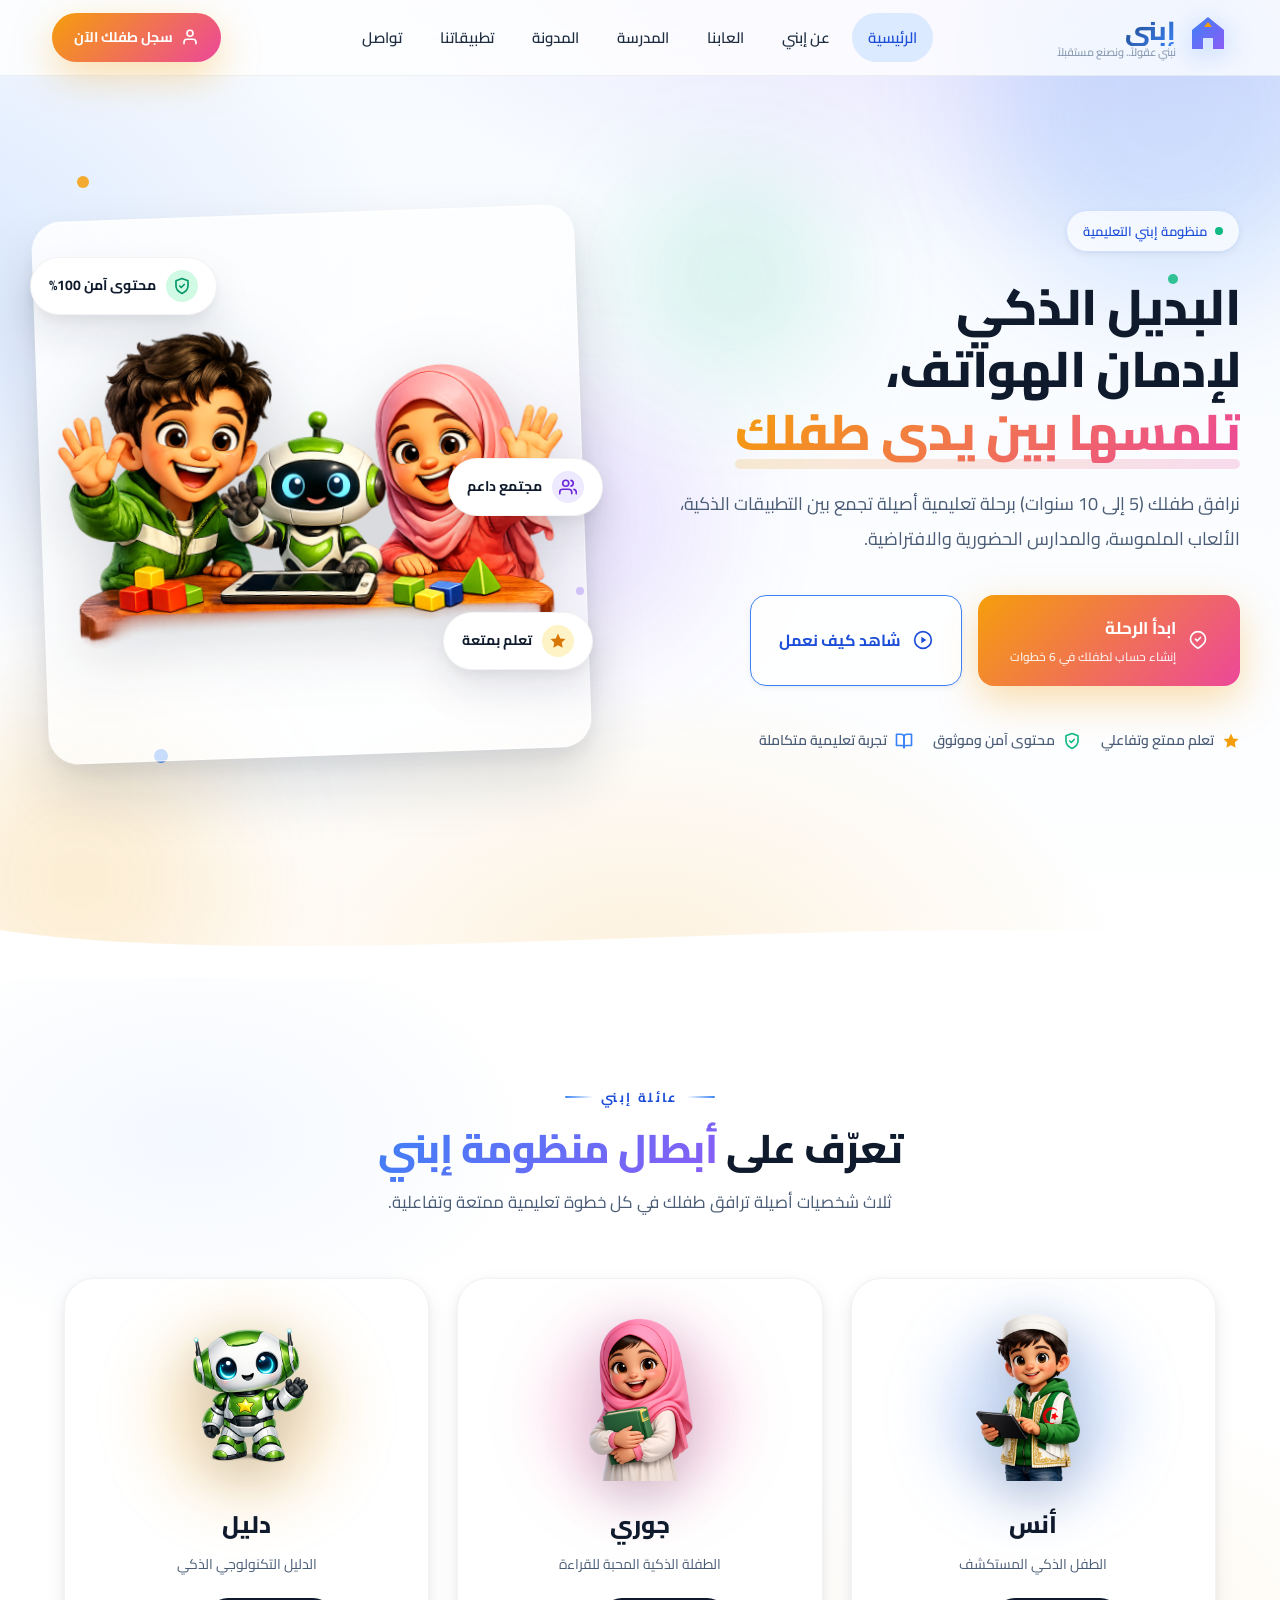
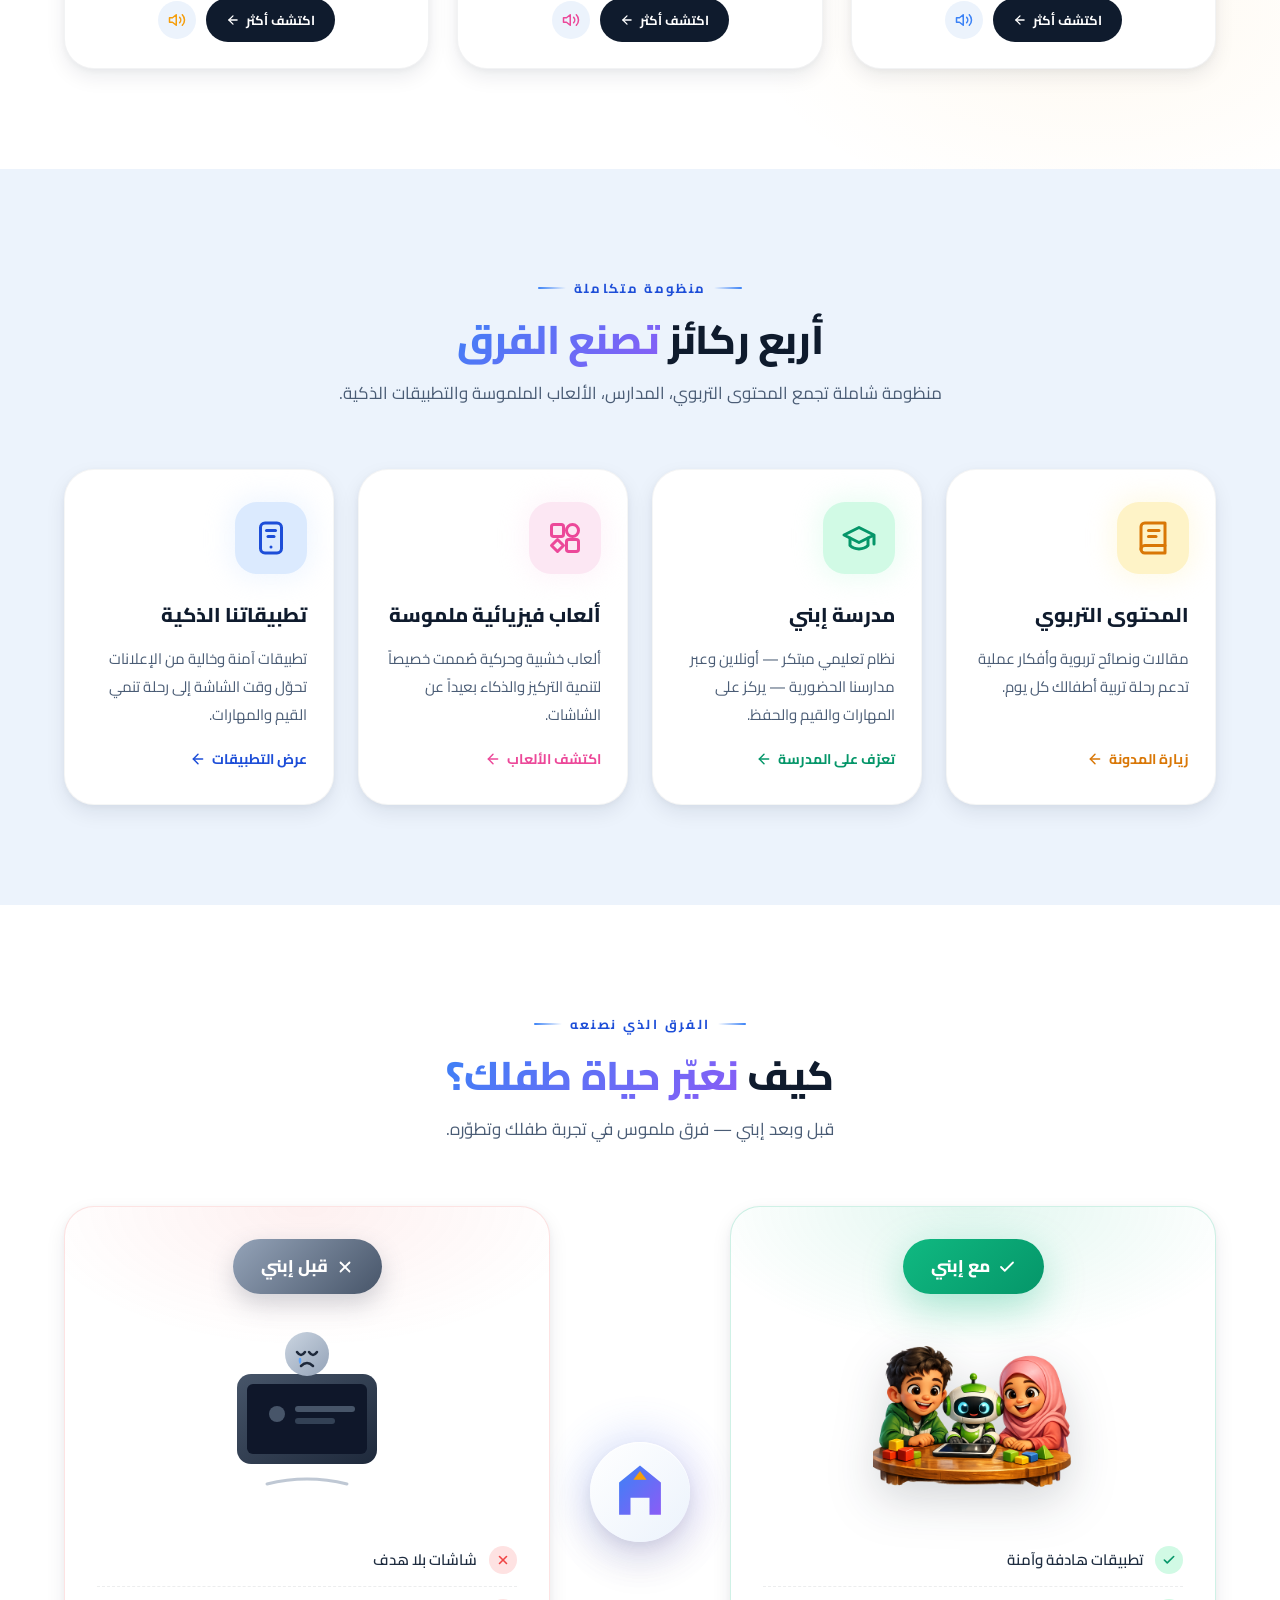
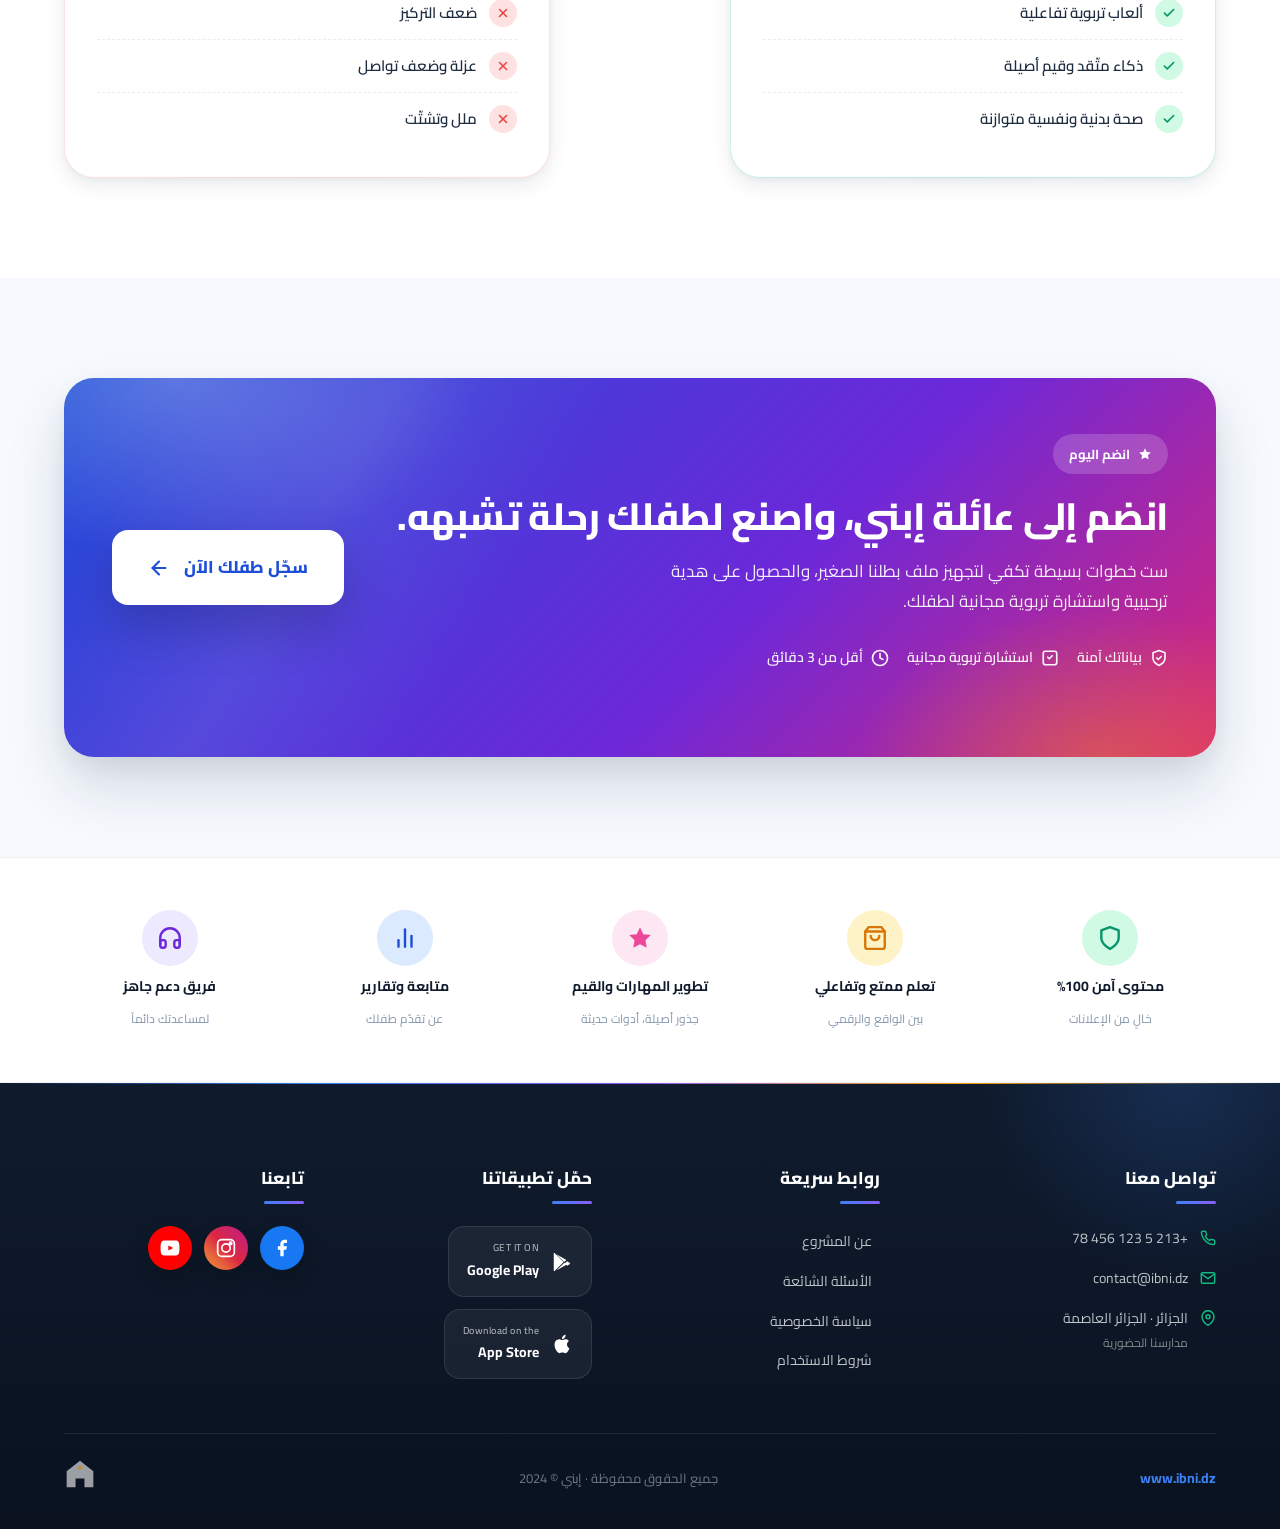
<file: index.html>
<!DOCTYPE html>
<html lang="ar" dir="rtl">
<head>
  <meta charset="UTF-8">
  <meta name="viewport" content="width=device-width, initial-scale=1.0">
  <title>إبني · منظومة تعليمية تربوية</title>
  <meta name="description" content="إبني — منظومة تعليمية تربوية متكاملة تجمع بين التطبيقات الذكية، الألعاب الملموسة، والمدارس الافتراضية والحضورية. البديل الذكي لإدمان الهواتف.">
  <meta name="theme-color" content="#3B82F6">
  <link rel="preconnect" href="https://fonts.googleapis.com">
  <link rel="preconnect" href="https://fonts.gstatic.com" crossorigin>
  <link href="https://fonts.googleapis.com/css2?family=Cairo:wght@400;600;700;800&family=Tajawal:wght@400;500;700&display=swap" rel="stylesheet">
  <link rel="stylesheet" href="styles.css">
</head>
<body>

<!-- ═══════════════ NAVIGATION ═══════════════ -->
<nav class="navbar" id="navbar">
  <div class="nav-container">
    <a href="#" class="nav-logo">
      <div class="logo-icon">
        <svg width="40" height="40" viewBox="0 0 40 40" fill="none">
          <defs>
            <linearGradient id="logoGrad" x1="0" y1="0" x2="1" y2="1">
              <stop offset="0%" stop-color="#3B82F6"/>
              <stop offset="100%" stop-color="#8B5CF6"/>
            </linearGradient>
          </defs>
          <path d="M20 4L4 17v19h11V25h10v11h11V17L20 4z" fill="url(#logoGrad)"/>
          <polygon points="20,9 16,14 24,14" fill="#F59E0B"/>
        </svg>
      </div>
      <div class="logo-text">
        <span class="logo-name">إبني</span>
        <span class="logo-tagline">نبني عقولاً.. ونصنع مستقبلاً</span>
      </div>
    </a>

    <ul class="nav-links" id="navLinks">
      <li><a href="#" class="active">الرئيسية</a></li>
      <li><a href="#about">عن إبني</a></li>
      <li><a href="#games">العابنا</a></li>
      <li><a href="#school">المدرسة</a></li>
      <li><a href="#blog">المدونة</a></li>
      <li><a href="#apps">تطبيقاتنا</a></li>
      <li><a href="#contact">تواصل</a></li>
    </ul>

    <a href="register.html" class="nav-cta">
      <svg width="18" height="18" viewBox="0 0 24 24" fill="none" stroke="currentColor" stroke-width="2.2" stroke-linecap="round" stroke-linejoin="round"><path d="M20 21v-2a4 4 0 0 0-4-4H8a4 4 0 0 0-4 4v2"/><circle cx="12" cy="7" r="4"/></svg>
      <span>سجل طفلك الآن</span>
    </a>

    <button class="hamburger" id="hamburger" aria-label="القائمة">
      <svg width="28" height="28" viewBox="0 0 24 24" fill="none" stroke="#0F1B2D" stroke-width="2.4" stroke-linecap="round"><line x1="3" y1="6" x2="21" y2="6"/><line x1="3" y1="12" x2="21" y2="12"/><line x1="3" y1="18" x2="21" y2="18"/></svg>
    </button>
  </div>
</nav>

<!-- ═══════════════ HERO ═══════════════ -->
<section class="hero" id="hero">
  <div class="hero-decorations">
    <span class="deco-blob b1"></span>
    <span class="deco-blob b2"></span>
    <span class="deco-blob b3"></span>
    <span class="deco-blob b4"></span>
    <span class="deco-dot d1"></span>
    <span class="deco-dot d2"></span>
    <span class="deco-dot d3"></span>
    <span class="deco-dot d4"></span>
    <span class="deco-dot d5"></span>
  </div>

  <div class="container hero-grid">
    <div class="hero-text animate-fadeInRight">
      <span class="hero-eyebrow"><span class="pulse-dot"></span> منظومة إبني التعليمية</span>
      <h1>
        <span class="hero-line">البديل الذكي</span>
        <span class="hero-line">لإدمان الهواتف،</span>
        <span class="hero-line hero-highlight">تلمسها بين يدي طفلك</span>
      </h1>
      <p class="hero-subtitle">
        نرافق طفلك (5 إلى 10 سنوات) برحلة تعليمية أصيلة تجمع بين التطبيقات الذكية، الألعاب الملموسة، والمدارس الحضورية والافتراضية.
      </p>

      <div class="hero-buttons">
        <a href="register.html" class="btn btn-primary-cta">
          <svg width="20" height="20" viewBox="0 0 24 24" fill="none" stroke="currentColor" stroke-width="2" stroke-linecap="round" stroke-linejoin="round"><path d="M12 2C7 2 3 6 3 11c0 5 9 11 9 11s9-6 9-11c0-5-4-9-9-9z"/><path d="M9 11l2 2 4-4"/></svg>
          <div>
            <span class="btn-main-text">ابدأ الرحلة</span>
            <span class="btn-sub-text">إنشاء حساب لطفلك في 6 خطوات</span>
          </div>
        </a>
        <a href="#about" class="btn btn-secondary-cta">
          <svg width="20" height="20" viewBox="0 0 24 24" fill="none" stroke="currentColor" stroke-width="2" stroke-linecap="round" stroke-linejoin="round"><circle cx="12" cy="12" r="10"/><polygon points="10,8 16,12 10,16" fill="currentColor" stroke="none"/></svg>
          <span>شاهد كيف نعمل</span>
        </a>
      </div>

      <div class="trust-badges animate-fadeInUp delay-2">
        <div class="trust-badge">
          <svg width="18" height="18" viewBox="0 0 24 24" fill="#F59E0B"><polygon points="12,2 15,8.5 22,9.3 17,14 18.2,21 12,17.8 5.8,21 7,14 2,9.3 9,8.5"/></svg>
          <span>تعلم ممتع وتفاعلي</span>
        </div>
        <div class="trust-badge">
          <svg width="18" height="18" viewBox="0 0 24 24" fill="none" stroke="#10B981" stroke-width="2.2" stroke-linecap="round" stroke-linejoin="round"><path d="M12 22s8-4 8-10V5l-8-3-8 3v7c0 6 8 10 8 10z"/><polyline points="9,12 11,14 15,10"/></svg>
          <span>محتوى آمن وموثوق</span>
        </div>
        <div class="trust-badge">
          <svg width="18" height="18" viewBox="0 0 24 24" fill="none" stroke="#3B82F6" stroke-width="2.2" stroke-linecap="round" stroke-linejoin="round"><path d="M2 3h6a4 4 0 0 1 4 4v14a3 3 0 0 0-3-3H2z"/><path d="M22 3h-6a4 4 0 0 0-4 4v14a3 3 0 0 1 3-3h7z"/></svg>
          <span>تجربة تعليمية متكاملة</span>
        </div>
      </div>
    </div>

    <div class="hero-image animate-fadeInLeft">
      <div class="hero-image-card">
        <img src="img/heroes-welcome.png" alt="أبطال إبني يرحبون بك" loading="eager">
      </div>
      <span class="float-chip chip-1">
        <span class="chip-icon">
          <svg width="18" height="18" viewBox="0 0 24 24" fill="none" stroke="currentColor" stroke-width="2.2" stroke-linecap="round" stroke-linejoin="round"><path d="M12 22s8-4 8-10V5l-8-3-8 3v7c0 6 8 10 8 10z"/><polyline points="9,12 11,14 15,10"/></svg>
        </span>
        محتوى آمن 100%
      </span>
      <span class="float-chip chip-2">
        <span class="chip-icon">
          <svg width="18" height="18" viewBox="0 0 24 24" fill="currentColor"><polygon points="12,2 15,8.5 22,9.3 17,14 18.2,21 12,17.8 5.8,21 7,14 2,9.3 9,8.5"/></svg>
        </span>
        تعلم بمتعة
      </span>
      <span class="float-chip chip-3">
        <span class="chip-icon">
          <svg width="18" height="18" viewBox="0 0 24 24" fill="none" stroke="currentColor" stroke-width="2.2" stroke-linecap="round" stroke-linejoin="round"><path d="M17 21v-2a4 4 0 0 0-4-4H5a4 4 0 0 0-4 4v2"/><circle cx="9" cy="7" r="4"/><path d="M23 21v-2a4 4 0 0 0-3-3.87"/><path d="M16 3.13a4 4 0 0 1 0 7.75"/></svg>
        </span>
        مجتمع داعم
      </span>
    </div>
  </div>

  <div class="wave-divider">
    <svg viewBox="0 0 1440 100" preserveAspectRatio="none"><path d="M0,40 C360,100 1080,0 1440,60 L1440,100 L0,100 Z" fill="#FFFFFF"/></svg>
  </div>
</section>

<!-- ═══════════════ CHARACTERS ═══════════════ -->
<section class="characters-section" id="about">
  <div class="container">
    <div class="section-header reveal">
      <span class="section-eyebrow">عائلة إبني</span>
      <h2>تعرّف على <span class="text-grad">أبطال منظومة إبني</span></h2>
      <p class="section-subtitle">ثلاث شخصيات أصيلة ترافق طفلك في كل خطوة تعليمية ممتعة وتفاعلية.</p>
    </div>

    <div class="characters-grid">
      <article class="character-card c-anas reveal">
        <div class="character-img-wrap">
          <img src="img/anas.png" alt="أنس · الطفل الذكي المستكشف" loading="lazy" class="character-img float-animation">
        </div>
        <h3 class="character-name">أنس</h3>
        <p class="character-desc">الطفل الذكي المستكشف</p>
        <div class="character-actions">
          <a href="#" class="btn-discover">
            اكتشف أكثر
            <svg width="14" height="14" viewBox="0 0 24 24" fill="none" stroke="currentColor" stroke-width="2.2" stroke-linecap="round" stroke-linejoin="round"><line x1="19" y1="12" x2="5" y2="12"/><polyline points="12,19 5,12 12,5"/></svg>
          </a>
          <button class="btn-audio" aria-label="تشغيل الصوت">
            <svg width="18" height="18" viewBox="0 0 24 24" fill="none" stroke="#3B82F6" stroke-width="2" stroke-linecap="round" stroke-linejoin="round"><polygon points="11,5 6,9 2,9 2,15 6,15 11,19"/><path d="M19.07 4.93a10 10 0 0 1 0 14.14"/><path d="M15.54 8.46a5 5 0 0 1 0 7.07"/></svg>
          </button>
        </div>
      </article>

      <article class="character-card c-jouri reveal">
        <div class="character-img-wrap">
          <img src="img/jouri.png" alt="جوري · الطفلة الذكية المحبة للقراءة" loading="lazy" class="character-img float-animation">
        </div>
        <h3 class="character-name">جوري</h3>
        <p class="character-desc">الطفلة الذكية المحبة للقراءة</p>
        <div class="character-actions">
          <a href="#" class="btn-discover">
            اكتشف أكثر
            <svg width="14" height="14" viewBox="0 0 24 24" fill="none" stroke="currentColor" stroke-width="2.2" stroke-linecap="round" stroke-linejoin="round"><line x1="19" y1="12" x2="5" y2="12"/><polyline points="12,19 5,12 12,5"/></svg>
          </a>
          <button class="btn-audio" aria-label="تشغيل الصوت">
            <svg width="18" height="18" viewBox="0 0 24 24" fill="none" stroke="#EC4899" stroke-width="2" stroke-linecap="round" stroke-linejoin="round"><polygon points="11,5 6,9 2,9 2,15 6,15 11,19"/><path d="M19.07 4.93a10 10 0 0 1 0 14.14"/><path d="M15.54 8.46a5 5 0 0 1 0 7.07"/></svg>
          </button>
        </div>
      </article>

      <article class="character-card c-dalil reveal">
        <div class="character-img-wrap">
          <img src="img/dalil.png" alt="دليل · الدليل التكنولوجي الذكي" loading="lazy" class="character-img float-animation">
        </div>
        <h3 class="character-name">دليل</h3>
        <p class="character-desc">الدليل التكنولوجي الذكي</p>
        <div class="character-actions">
          <a href="#" class="btn-discover">
            اكتشف أكثر
            <svg width="14" height="14" viewBox="0 0 24 24" fill="none" stroke="currentColor" stroke-width="2.2" stroke-linecap="round" stroke-linejoin="round"><line x1="19" y1="12" x2="5" y2="12"/><polyline points="12,19 5,12 12,5"/></svg>
          </a>
          <button class="btn-audio" aria-label="تشغيل الصوت">
            <svg width="18" height="18" viewBox="0 0 24 24" fill="none" stroke="#F59E0B" stroke-width="2" stroke-linecap="round" stroke-linejoin="round"><polygon points="11,5 6,9 2,9 2,15 6,15 11,19"/><path d="M19.07 4.93a10 10 0 0 1 0 14.14"/><path d="M15.54 8.46a5 5 0 0 1 0 7.07"/></svg>
          </button>
        </div>
      </article>
    </div>
  </div>
</section>

<!-- ═══════════════ PILLARS ═══════════════ -->
<section class="pillars-section" id="games">
  <div class="container">
    <div class="section-header reveal">
      <span class="section-eyebrow">منظومة متكاملة</span>
      <h2>أربع ركائز <span class="text-grad">تصنع الفرق</span></h2>
      <p class="section-subtitle">منظومة شاملة تجمع المحتوى التربوي، المدارس، الألعاب الملموسة والتطبيقات الذكية.</p>
    </div>

    <div class="pillars-grid">
      <article class="pillar-card p-content reveal">
        <div class="pillar-icon-wrap">
          <svg width="36" height="36" viewBox="0 0 24 24" fill="none" stroke="currentColor" stroke-width="2" stroke-linecap="round" stroke-linejoin="round" style="color: var(--pillar-color);">
            <path d="M4 19.5A2.5 2.5 0 0 1 6.5 17H20"/>
            <path d="M6.5 2H20v20H6.5A2.5 2.5 0 0 1 4 19.5v-15A2.5 2.5 0 0 1 6.5 2z"/>
            <line x1="9" y1="7" x2="16" y2="7"/>
            <line x1="9" y1="11" x2="14" y2="11"/>
          </svg>
        </div>
        <h3 class="pillar-title">المحتوى التربوي</h3>
        <p class="pillar-body">مقالات ونصائح تربوية وأفكار عملية تدعم رحلة تربية أطفالك كل يوم.</p>
        <a href="#" class="pillar-link">
          زيارة المدونة
          <svg width="16" height="16" viewBox="0 0 24 24" fill="none" stroke="currentColor" stroke-width="2.2" stroke-linecap="round" stroke-linejoin="round"><line x1="19" y1="12" x2="5" y2="12"/><polyline points="12,19 5,12 12,5"/></svg>
        </a>
      </article>

      <article class="pillar-card p-school reveal" id="school">
        <div class="pillar-icon-wrap">
          <svg width="36" height="36" viewBox="0 0 24 24" fill="none" stroke="currentColor" stroke-width="2" stroke-linecap="round" stroke-linejoin="round" style="color: var(--pillar-color);">
            <path d="M22 10v6M2 10l10-5 10 5-10 5z"/>
            <path d="M6 12v5c3 3 9 3 12 0v-5"/>
          </svg>
        </div>
        <h3 class="pillar-title">مدرسة إبني</h3>
        <p class="pillar-body">نظام تعليمي مبتكر — أونلاين وعبر مدارسنا الحضورية — يركز على المهارات والقيم والحفظ.</p>
        <a href="#" class="pillar-link">
          تعرّف على المدرسة
          <svg width="16" height="16" viewBox="0 0 24 24" fill="none" stroke="currentColor" stroke-width="2.2" stroke-linecap="round" stroke-linejoin="round"><line x1="19" y1="12" x2="5" y2="12"/><polyline points="12,19 5,12 12,5"/></svg>
        </a>
      </article>

      <article class="pillar-card p-toys reveal">
        <div class="pillar-icon-wrap">
          <svg width="36" height="36" viewBox="0 0 24 24" fill="none" stroke="currentColor" stroke-width="2" stroke-linecap="round" stroke-linejoin="round" style="color: var(--pillar-color);">
            <rect x="3" y="3" width="8" height="8" rx="1.5"/>
            <circle cx="17" cy="7" r="4"/>
            <path d="M3 17l4-4 4 4-4 4z"/>
            <rect x="13" y="13" width="8" height="8" rx="1.5"/>
          </svg>
        </div>
        <h3 class="pillar-title">ألعاب فيزيائية ملموسة</h3>
        <p class="pillar-body">ألعاب خشبية وحركية صُممت خصيصاً لتنمية التركيز والذكاء بعيداً عن الشاشات.</p>
        <a href="#" class="pillar-link">
          اكتشف الألعاب
          <svg width="16" height="16" viewBox="0 0 24 24" fill="none" stroke="currentColor" stroke-width="2.2" stroke-linecap="round" stroke-linejoin="round"><line x1="19" y1="12" x2="5" y2="12"/><polyline points="12,19 5,12 12,5"/></svg>
        </a>
      </article>

      <article class="pillar-card p-apps reveal" id="apps">
        <div class="pillar-icon-wrap">
          <svg width="36" height="36" viewBox="0 0 24 24" fill="none" stroke="currentColor" stroke-width="2" stroke-linecap="round" stroke-linejoin="round" style="color: var(--pillar-color);">
            <rect x="5" y="2" width="14" height="20" rx="3"/>
            <line x1="12" y1="18" x2="12.01" y2="18"/>
            <path d="M9 7h6"/>
            <path d="M10 11h4"/>
          </svg>
        </div>
        <h3 class="pillar-title">تطبيقاتنا الذكية</h3>
        <p class="pillar-body">تطبيقات آمنة وخالية من الإعلانات تحوّل وقت الشاشة إلى رحلة تنمي القيم والمهارات.</p>
        <a href="#apps" class="pillar-link">
          عرض التطبيقات
          <svg width="16" height="16" viewBox="0 0 24 24" fill="none" stroke="currentColor" stroke-width="2.2" stroke-linecap="round" stroke-linejoin="round"><line x1="19" y1="12" x2="5" y2="12"/><polyline points="12,19 5,12 12,5"/></svg>
        </a>
      </article>
    </div>
  </div>
</section>

<!-- ═══════════════ COMPARISON ═══════════════ -->
<section class="comparison-section">
  <div class="container">
    <div class="section-header reveal">
      <span class="section-eyebrow">الفرق الذي نصنعه</span>
      <h2>كيف <span class="text-grad">نغيّر حياة طفلك؟</span></h2>
      <p class="section-subtitle">قبل وبعد إبني — فرق ملموس في تجربة طفلك وتطوّره.</p>
    </div>

    <div class="comparison-grid reveal">
      <!-- WITH IBNI -->
      <div class="comparison-col comparison-after">
        <div class="comparison-header comparison-header-green">
          <svg width="18" height="18" viewBox="0 0 24 24" fill="none" stroke="currentColor" stroke-width="2.4" stroke-linecap="round" stroke-linejoin="round"><polyline points="20,6 9,17 4,12"/></svg>
          مع إبني
        </div>
        <div class="comparison-img-wrap">
          <img src="img/heroes-study.png" alt="أبطال إبني يتعلمون معاً" loading="lazy">
        </div>
        <ul class="comparison-list">
          <li><span class="icon-bubble"><svg width="14" height="14" viewBox="0 0 24 24" fill="none" stroke="currentColor" stroke-width="2.8" stroke-linecap="round" stroke-linejoin="round"><polyline points="20,6 9,17 4,12"/></svg></span><span>تطبيقات هادفة وآمنة</span></li>
          <li><span class="icon-bubble"><svg width="14" height="14" viewBox="0 0 24 24" fill="none" stroke="currentColor" stroke-width="2.8" stroke-linecap="round" stroke-linejoin="round"><polyline points="20,6 9,17 4,12"/></svg></span><span>ألعاب تربوية تفاعلية</span></li>
          <li><span class="icon-bubble"><svg width="14" height="14" viewBox="0 0 24 24" fill="none" stroke="currentColor" stroke-width="2.8" stroke-linecap="round" stroke-linejoin="round"><polyline points="20,6 9,17 4,12"/></svg></span><span>ذكاء متّقد وقيم أصيلة</span></li>
          <li><span class="icon-bubble"><svg width="14" height="14" viewBox="0 0 24 24" fill="none" stroke="currentColor" stroke-width="2.8" stroke-linecap="round" stroke-linejoin="round"><polyline points="20,6 9,17 4,12"/></svg></span><span>صحة بدنية ونفسية متوازنة</span></li>
        </ul>
      </div>

      <!-- CENTER LOGO -->
      <div class="comparison-center">
        <div class="comparison-logo pulse-animation">
          <svg width="76" height="76" viewBox="0 0 80 80" fill="none">
            <defs>
              <linearGradient id="cmpLogoGrad" x1="0" y1="0" x2="1" y2="1">
                <stop offset="0%" stop-color="#3B82F6"/>
                <stop offset="100%" stop-color="#8B5CF6"/>
              </linearGradient>
            </defs>
            <path d="M40 12L18 30v34h12V46h20v18h12V30L40 12z" fill="url(#cmpLogoGrad)"/>
            <polygon points="40,18 33,27 47,27" fill="#F59E0B"/>
          </svg>
        </div>
      </div>

      <!-- BEFORE IBNI (SVG illustration — no duplicate child image) -->
      <div class="comparison-col comparison-before">
        <div class="comparison-header comparison-header-gray">
          <svg width="18" height="18" viewBox="0 0 24 24" fill="none" stroke="currentColor" stroke-width="2.4" stroke-linecap="round" stroke-linejoin="round"><line x1="18" y1="6" x2="6" y2="18"/><line x1="6" y1="6" x2="18" y2="18"/></svg>
          قبل إبني
        </div>
        <div class="comparison-img-wrap">
          <svg class="comparison-svg" width="220" height="200" viewBox="0 0 220 200" fill="none" aria-hidden="true">
            <defs>
              <linearGradient id="dimGrad" x1="0" y1="0" x2="1" y2="1">
                <stop offset="0%" stop-color="#CBD5E1"/>
                <stop offset="100%" stop-color="#94A3B8"/>
              </linearGradient>
              <linearGradient id="screenGrad" x1="0" y1="0" x2="1" y2="1">
                <stop offset="0%" stop-color="#475569"/>
                <stop offset="100%" stop-color="#1E293B"/>
              </linearGradient>
            </defs>
            <rect x="40" y="60" width="140" height="90" rx="14" fill="url(#screenGrad)"/>
            <rect x="50" y="70" width="120" height="70" rx="6" fill="#0F172A"/>
            <circle cx="80" cy="100" r="8" fill="#475569"/>
            <rect x="98" y="92" width="60" height="6" rx="3" fill="#475569"/>
            <rect x="98" y="104" width="40" height="6" rx="3" fill="#334155"/>
            <circle cx="110" cy="40" r="22" fill="url(#dimGrad)"/>
            <path d="M100 38 q4 6 8 0" stroke="#1E293B" stroke-width="2.5" stroke-linecap="round" fill="none"/>
            <path d="M112 38 q4 6 8 0" stroke="#1E293B" stroke-width="2.5" stroke-linecap="round" fill="none"/>
            <path d="M104 52 q6 -6 12 0" stroke="#1E293B" stroke-width="2.5" stroke-linecap="round" fill="none"/>
            <path d="M102 44 q-1 4 1 6 q2 -2 1 -6 z" fill="#60A5FA"/>
            <path d="M70 170 q40 -10 80 0" stroke="#94A3B8" stroke-width="3" stroke-linecap="round" fill="none" opacity="0.6"/>
          </svg>
        </div>
        <ul class="comparison-list">
          <li><span class="icon-bubble"><svg width="14" height="14" viewBox="0 0 24 24" fill="none" stroke="currentColor" stroke-width="2.8" stroke-linecap="round" stroke-linejoin="round"><line x1="18" y1="6" x2="6" y2="18"/><line x1="6" y1="6" x2="18" y2="18"/></svg></span><span>شاشات بلا هدف</span></li>
          <li><span class="icon-bubble"><svg width="14" height="14" viewBox="0 0 24 24" fill="none" stroke="currentColor" stroke-width="2.8" stroke-linecap="round" stroke-linejoin="round"><line x1="18" y1="6" x2="6" y2="18"/><line x1="6" y1="6" x2="18" y2="18"/></svg></span><span>ضعف التركيز</span></li>
          <li><span class="icon-bubble"><svg width="14" height="14" viewBox="0 0 24 24" fill="none" stroke="currentColor" stroke-width="2.8" stroke-linecap="round" stroke-linejoin="round"><line x1="18" y1="6" x2="6" y2="18"/><line x1="6" y1="6" x2="18" y2="18"/></svg></span><span>عزلة وضعف تواصل</span></li>
          <li><span class="icon-bubble"><svg width="14" height="14" viewBox="0 0 24 24" fill="none" stroke="currentColor" stroke-width="2.8" stroke-linecap="round" stroke-linejoin="round"><line x1="18" y1="6" x2="6" y2="18"/><line x1="6" y1="6" x2="18" y2="18"/></svg></span><span>ملل وتشتّت</span></li>
        </ul>
      </div>
    </div>
  </div>
</section>

<!-- ═══════════════ JOIN BANNER (replaces the old form card) ═══════════════ -->
<section class="join-banner-section" id="contact">
  <div class="container">
    <div class="join-banner reveal">
      <div class="join-content">
        <span class="join-eyebrow">
          <svg width="14" height="14" viewBox="0 0 24 24" fill="currentColor"><polygon points="12,2 15,8.5 22,9.3 17,14 18.2,21 12,17.8 5.8,21 7,14 2,9.3 9,8.5"/></svg>
          انضم اليوم
        </span>
        <h2 class="join-title">انضم إلى عائلة إبني، واصنع لطفلك رحلة تشبهه.</h2>
        <p class="join-subtitle">
          ست خطوات بسيطة تكفي لتجهيز ملف بطلنا الصغير، والحصول على هدية ترحيبية واستشارة تربوية مجانية لطفلك.
        </p>
        <div class="join-features">
          <span class="join-feature">
            <svg width="18" height="18" viewBox="0 0 24 24" fill="none" stroke="currentColor" stroke-width="2.2" stroke-linecap="round" stroke-linejoin="round"><path d="M12 22s8-4 8-10V5l-8-3-8 3v7c0 6 8 10 8 10z"/><polyline points="9,12 11,14 15,10"/></svg>
            بياناتك آمنة
          </span>
          <span class="join-feature">
            <svg width="18" height="18" viewBox="0 0 24 24" fill="none" stroke="currentColor" stroke-width="2.2" stroke-linecap="round" stroke-linejoin="round"><rect x="3" y="3" width="18" height="18" rx="3"/><path d="M9 11l2 2 4-4"/></svg>
            استشارة تربوية مجانية
          </span>
          <span class="join-feature">
            <svg width="18" height="18" viewBox="0 0 24 24" fill="none" stroke="currentColor" stroke-width="2.2" stroke-linecap="round" stroke-linejoin="round"><circle cx="12" cy="12" r="10"/><polyline points="12,6 12,12 16,14"/></svg>
            أقل من 3 دقائق
          </span>
        </div>
      </div>
      <div class="join-cta-wrap">
        <a href="register.html" class="btn-join">
          <span>سجّل طفلك الآن</span>
          <svg width="22" height="22" viewBox="0 0 24 24" fill="none" stroke="currentColor" stroke-width="2.4" stroke-linecap="round" stroke-linejoin="round"><line x1="19" y1="12" x2="5" y2="12"/><polyline points="12,19 5,12 12,5"/></svg>
        </a>
      </div>
    </div>
  </div>
</section>

<!-- ═══════════════ TRUST BAR ═══════════════ -->
<section class="trust-bar">
  <div class="container">
    <div class="trust-bar-grid">
      <div class="trust-bar-item reveal">
        <span class="trust-icon-wrap" style="background: var(--leaf-soft); color: var(--leaf-deep);">
          <svg width="26" height="26" viewBox="0 0 24 24" fill="none" stroke="currentColor" stroke-width="2.2" stroke-linecap="round" stroke-linejoin="round"><path d="M12 22s8-4 8-10V5l-8-3-8 3v7c0 6 8 10 8 10z"/></svg>
        </span>
        <span class="trust-bar-text">محتوى آمن 100%</span>
        <span class="trust-bar-sub">خالٍ من الإعلانات</span>
      </div>
      <div class="trust-bar-item reveal">
        <span class="trust-icon-wrap" style="background: var(--accent-soft); color: var(--accent-deep);">
          <svg width="26" height="26" viewBox="0 0 24 24" fill="none" stroke="currentColor" stroke-width="2.2" stroke-linecap="round" stroke-linejoin="round"><path d="M6 2L3 6v14a2 2 0 0 0 2 2h14a2 2 0 0 0 2-2V6l-3-4z"/><line x1="3" y1="6" x2="21" y2="6"/><path d="M16 10a4 4 0 0 1-8 0"/></svg>
        </span>
        <span class="trust-bar-text">تعلم ممتع وتفاعلي</span>
        <span class="trust-bar-sub">بين الواقع والرقمي</span>
      </div>
      <div class="trust-bar-item reveal">
        <span class="trust-icon-wrap" style="background: var(--rose-soft); color: var(--rose);">
          <svg width="26" height="26" viewBox="0 0 24 24" fill="currentColor"><polygon points="12,2 15,8.5 22,9.3 17,14 18.2,21 12,17.8 5.8,21 7,14 2,9.3 9,8.5"/></svg>
        </span>
        <span class="trust-bar-text">تطوير المهارات والقيم</span>
        <span class="trust-bar-sub">جذور أصيلة، أدوات حديثة</span>
      </div>
      <div class="trust-bar-item reveal">
        <span class="trust-icon-wrap" style="background: var(--brand-soft); color: var(--brand-deep);">
          <svg width="26" height="26" viewBox="0 0 24 24" fill="none" stroke="currentColor" stroke-width="2.2" stroke-linecap="round" stroke-linejoin="round"><line x1="18" y1="20" x2="18" y2="10"/><line x1="12" y1="20" x2="12" y2="4"/><line x1="6" y1="20" x2="6" y2="14"/></svg>
        </span>
        <span class="trust-bar-text">متابعة وتقارير</span>
        <span class="trust-bar-sub">عن تقدّم طفلك</span>
      </div>
      <div class="trust-bar-item reveal">
        <span class="trust-icon-wrap" style="background: var(--plum-soft); color: var(--plum-deep);">
          <svg width="26" height="26" viewBox="0 0 24 24" fill="none" stroke="currentColor" stroke-width="2.2" stroke-linecap="round" stroke-linejoin="round"><path d="M3 18v-6a9 9 0 0 1 18 0v6"/><path d="M21 19a2 2 0 0 1-2 2h-1a2 2 0 0 1-2-2v-3a2 2 0 0 1 2-2h3zM3 19a2 2 0 0 0 2 2h1a2 2 0 0 0 2-2v-3a2 2 0 0 0-2-2H3z"/></svg>
        </span>
        <span class="trust-bar-text">فريق دعم جاهز</span>
        <span class="trust-bar-sub">لمساعدتك دائماً</span>
      </div>
    </div>
  </div>
</section>

<!-- ═══════════════ FOOTER ═══════════════ -->
<footer class="site-footer">
  <div class="container">
    <div class="footer-grid">
      <div class="footer-col">
        <h4 class="footer-heading">تواصل معنا</h4>
        <ul class="footer-contact">
          <li>
            <svg width="16" height="16" viewBox="0 0 24 24" fill="none" stroke="#10B981" stroke-width="2.2" stroke-linecap="round" stroke-linejoin="round"><path d="M22 16.92v3a2 2 0 0 1-2.18 2 19.79 19.79 0 0 1-8.63-3.07 19.5 19.5 0 0 1-6-6 19.79 19.79 0 0 1-3.07-8.67A2 2 0 0 1 4.11 2h3a2 2 0 0 1 2 1.72c.13.81.32 1.6.57 2.37a2 2 0 0 1-.45 2.11L8.09 9.91a16 16 0 0 0 6 6l1.27-1.27a2 2 0 0 1 2.11-.45c.77.25 1.56.44 2.37.57A2 2 0 0 1 22 16.92z"/></svg>
            <span>+213 5 123 456 78</span>
          </li>
          <li>
            <svg width="16" height="16" viewBox="0 0 24 24" fill="none" stroke="#10B981" stroke-width="2.2" stroke-linecap="round" stroke-linejoin="round"><path d="M4 4h16c1.1 0 2 .9 2 2v12c0 1.1-.9 2-2 2H4c-1.1 0-2-.9-2-2V6c0-1.1.9-2 2-2z"/><polyline points="22,6 12,13 2,6"/></svg>
            <span>contact@ibni.dz</span>
          </li>
          <li>
            <svg width="16" height="16" viewBox="0 0 24 24" fill="none" stroke="#10B981" stroke-width="2.2" stroke-linecap="round" stroke-linejoin="round"><path d="M21 10c0 7-9 13-9 13s-9-6-9-13a9 9 0 0 1 18 0z"/><circle cx="12" cy="10" r="3"/></svg>
            <div>
              <span>الجزائر · الجزائر العاصمة</span>
              <span class="footer-sub">مدارسنا الحضورية</span>
            </div>
          </li>
        </ul>
      </div>
      <div class="footer-col">
        <h4 class="footer-heading">روابط سريعة</h4>
        <ul class="footer-links">
          <li><a href="#">عن المشروع</a></li>
          <li><a href="#">الأسئلة الشائعة</a></li>
          <li><a href="#">سياسة الخصوصية</a></li>
          <li><a href="#">شروط الاستخدام</a></li>
        </ul>
      </div>
      <div class="footer-col">
        <h4 class="footer-heading">حمّل تطبيقاتنا</h4>
        <div class="store-buttons">
          <a href="#" class="store-btn">
            <svg width="22" height="22" viewBox="0 0 24 24" fill="#FFFFFF"><path d="M3.609 1.814L13.792 12 3.61 22.186a.996.996 0 0 1-.61-.92V2.734a1 1 0 0 1 .609-.92zm10.89 10.893l2.302 2.302-10.937 6.333 8.635-8.635zm3.199-1.4l2.538 1.472a1 1 0 0 1 0 1.728l-2.538 1.47-2.536-2.534 2.536-2.137zM5.864 3.469L16.8 9.802l-2.302 2.302L5.864 3.47z"/></svg>
            <div>
              <span class="store-small">GET IT ON</span>
              <span class="store-big">Google Play</span>
            </div>
          </a>
          <a href="#" class="store-btn">
            <svg width="22" height="22" viewBox="0 0 24 24" fill="#FFFFFF"><path d="M18.71 19.5c-.83 1.24-1.71 2.45-3.05 2.47-1.34.03-1.77-.79-3.29-.79-1.53 0-2 .77-3.27.82-1.31.05-2.3-1.32-3.14-2.53C4.25 17 2.94 12.45 4.7 9.39c.87-1.52 2.43-2.48 4.12-2.51 1.28-.02 2.5.87 3.29.87.78 0 2.26-1.07 3.8-.91.65.03 2.47.26 3.64 1.98-.09.06-2.17 1.28-2.15 3.81.03 3.02 2.65 4.03 2.68 4.04-.03.07-.42 1.44-1.38 2.83M13 3.5c.73-.83 1.94-1.46 2.94-1.5.13 1.17-.34 2.35-1.04 3.19-.69.85-1.83 1.51-2.95 1.42-.15-1.15.41-2.35 1.05-3.11z"/></svg>
            <div>
              <span class="store-small">Download on the</span>
              <span class="store-big">App Store</span>
            </div>
          </a>
        </div>
      </div>
      <div class="footer-col">
        <h4 class="footer-heading">تابعنا</h4>
        <div class="social-icons">
          <a href="#" class="social-circle social-fb" aria-label="فيسبوك">
            <svg width="20" height="20" viewBox="0 0 24 24" fill="#FFFFFF"><path d="M18 2h-3a5 5 0 0 0-5 5v3H7v4h3v8h4v-8h3l1-4h-4V7a1 1 0 0 1 1-1h3z"/></svg>
          </a>
          <a href="#" class="social-circle social-ig" aria-label="انستغرام">
            <svg width="20" height="20" viewBox="0 0 24 24" fill="none" stroke="#FFFFFF" stroke-width="2"><rect x="2" y="2" width="20" height="20" rx="5"/><circle cx="12" cy="12" r="5"/><circle cx="17.5" cy="6.5" r="1.5" fill="#FFFFFF"/></svg>
          </a>
          <a href="#" class="social-circle social-yt" aria-label="يوتيوب">
            <svg width="20" height="20" viewBox="0 0 24 24" fill="#FFFFFF"><path d="M23 7s-.3-2-1.2-2.9C20.7 3 19.5 3 19 3H5c-.5 0-1.7 0-2.8 1.1C1.3 5 1 7 1 7s-.3 2-.3 4v2c0 2 .3 4 .3 4s.3 2 1.2 2.9C3.3 21 4.5 21 5 21h14c.5 0 1.7 0 2.8-1.1.9-.9 1.2-2.9 1.2-2.9s.3-2 .3-4v-2c0-2-.3-4-.3-4zM10 15V9l6 3-6 3z"/></svg>
          </a>
        </div>
      </div>
    </div>
    <div class="footer-bottom">
      <span class="footer-url">www.ibni.dz</span>
      <span class="footer-copy">جميع الحقوق محفوظة · إبني &copy; 2024</span>
      <div class="footer-logo-small">
        <svg width="32" height="32" viewBox="0 0 36 36" fill="none">
          <path d="M18 3L3 15V33H13V23H23V33H33V15L18 3Z" fill="#FFFFFF" opacity="0.7"/>
          <polygon points="18,8 15,12 21,12" fill="#F59E0B"/>
        </svg>
      </div>
    </div>
  </div>
</footer>

<script src="script.js"></script>
</body>
</html>
</file>
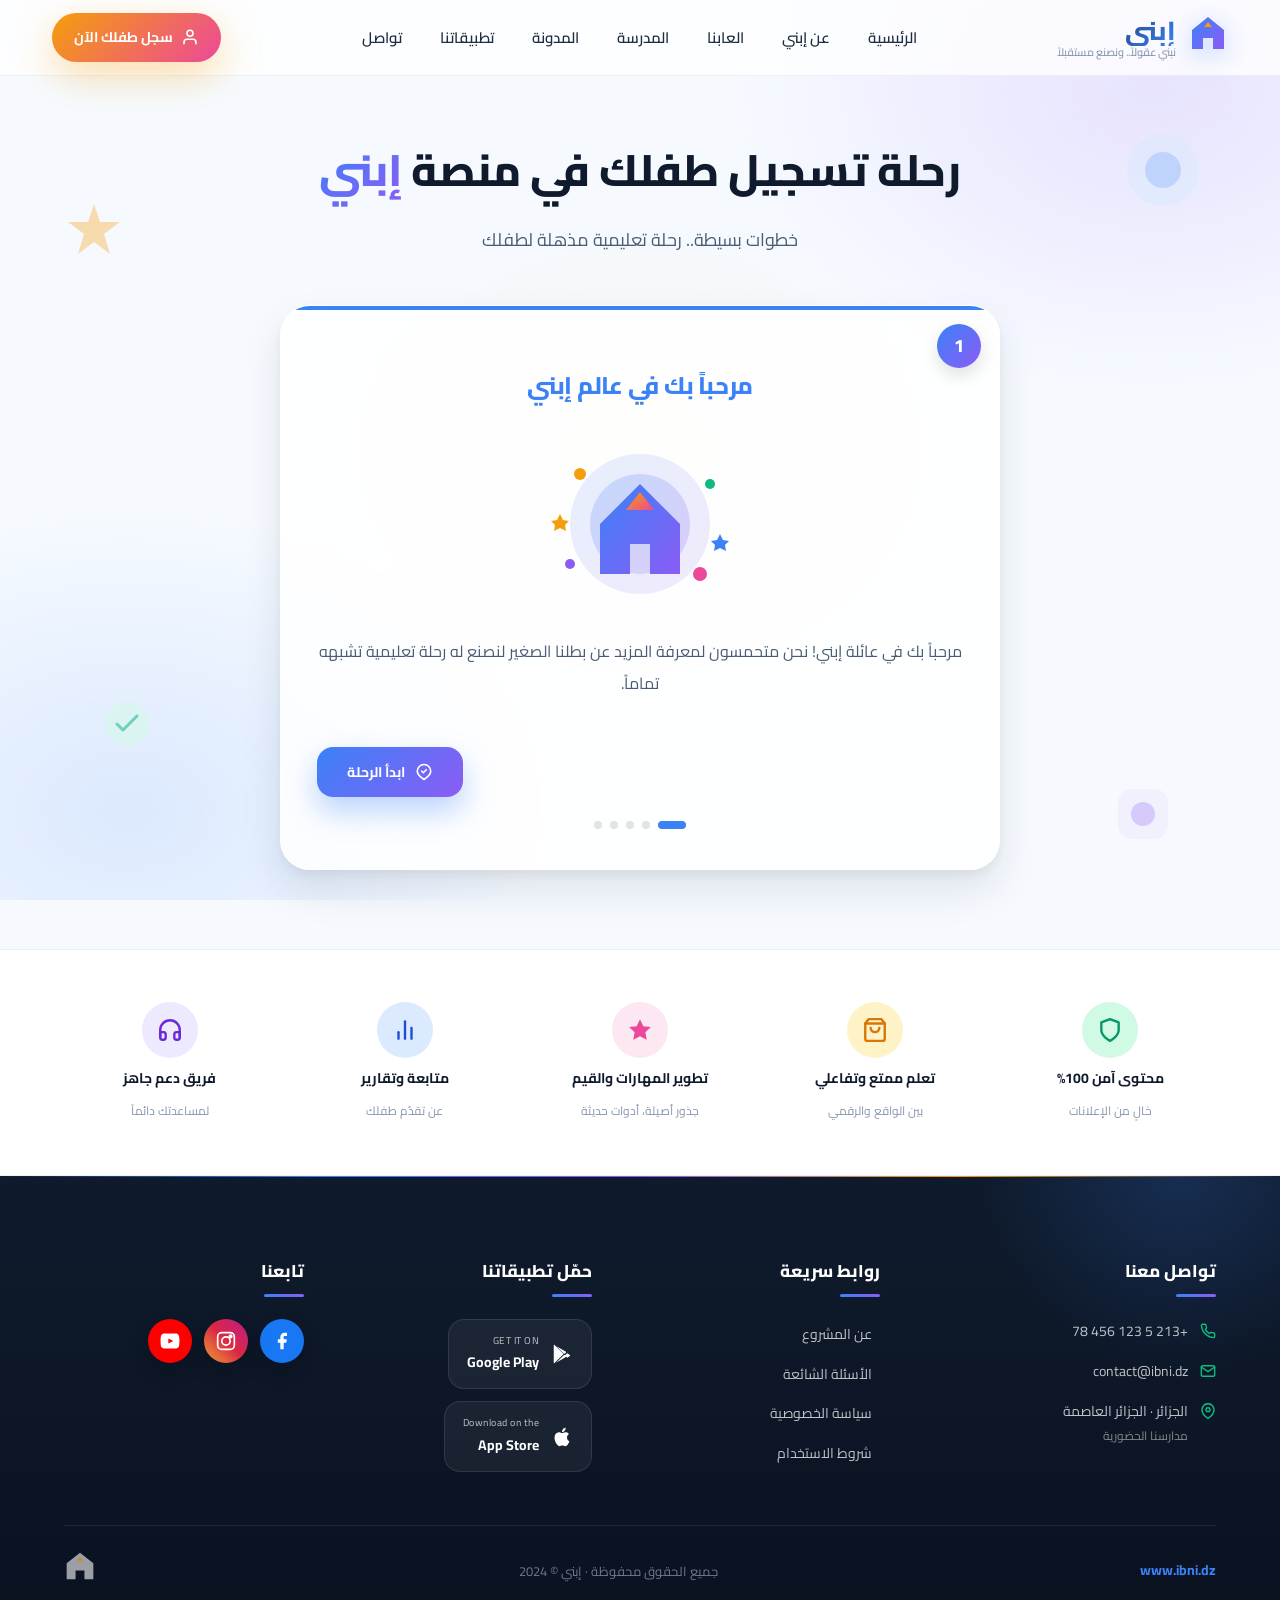
<file: register.html>
<!DOCTYPE html>
<html lang="ar" dir="rtl">
<head>
  <meta charset="UTF-8">
  <meta name="viewport" content="width=device-width, initial-scale=1.0">
  <title>إبني · رحلة تسجيل طفلك</title>
  <meta name="theme-color" content="#3B82F6">
  <link rel="preconnect" href="https://fonts.googleapis.com">
  <link rel="preconnect" href="https://fonts.gstatic.com" crossorigin>
  <link href="https://fonts.googleapis.com/css2?family=Cairo:wght@400;600;700;800&family=Tajawal:wght@400;500;700&display=swap" rel="stylesheet">
  <link rel="stylesheet" href="styles.css">
</head>
<body class="register-page">

<!-- ═══════════════ NAVIGATION ═══════════════ -->
<nav class="navbar" id="navbar">
  <div class="nav-container">
    <a href="index.html" class="nav-logo">
      <div class="logo-icon">
        <svg width="40" height="40" viewBox="0 0 40 40" fill="none">
          <defs>
            <linearGradient id="logoGradR" x1="0" y1="0" x2="1" y2="1">
              <stop offset="0%" stop-color="#3B82F6"/>
              <stop offset="100%" stop-color="#8B5CF6"/>
            </linearGradient>
          </defs>
          <path d="M20 4L4 17v19h11V25h10v11h11V17L20 4z" fill="url(#logoGradR)"/>
          <polygon points="20,9 16,14 24,14" fill="#F59E0B"/>
        </svg>
      </div>
      <div class="logo-text">
        <span class="logo-name">إبني</span>
        <span class="logo-tagline">نبني عقولاً.. ونصنع مستقبلاً</span>
      </div>
    </a>

    <ul class="nav-links" id="navLinks">
      <li><a href="index.html">الرئيسية</a></li>
      <li><a href="index.html#about">عن إبني</a></li>
      <li><a href="index.html#games">العابنا</a></li>
      <li><a href="index.html#school">المدرسة</a></li>
      <li><a href="index.html#blog">المدونة</a></li>
      <li><a href="index.html#apps">تطبيقاتنا</a></li>
      <li><a href="index.html#contact">تواصل</a></li>
    </ul>

    <a href="register.html" class="nav-cta">
      <svg width="18" height="18" viewBox="0 0 24 24" fill="none" stroke="currentColor" stroke-width="2.2" stroke-linecap="round" stroke-linejoin="round"><path d="M20 21v-2a4 4 0 0 0-4-4H8a4 4 0 0 0-4 4v2"/><circle cx="12" cy="7" r="4"/></svg>
      <span>سجل طفلك الآن</span>
    </a>

    <button class="hamburger" id="hamburger" aria-label="القائمة">
      <svg width="28" height="28" viewBox="0 0 24 24" fill="none" stroke="#0F1B2D" stroke-width="2.4" stroke-linecap="round"><line x1="3" y1="6" x2="21" y2="6"/><line x1="3" y1="12" x2="21" y2="12"/><line x1="3" y1="18" x2="21" y2="18"/></svg>
    </button>
  </div>
</nav>

<!-- ═══════════════ REGISTRATION ═══════════════ -->
<section class="register-section">
  <!-- Abstract floating shapes (no character duplicates) -->
  <span class="register-shape s1" aria-hidden="true">
    <svg viewBox="0 0 80 80" fill="none"><circle cx="40" cy="40" r="36" fill="#DBEAFE"/><circle cx="40" cy="40" r="18" fill="#3B82F6" opacity="0.4"/></svg>
  </span>
  <span class="register-shape s2" aria-hidden="true">
    <svg viewBox="0 0 60 60" fill="none"><polygon points="30,4 36,22 56,22 40,34 46,54 30,42 14,54 20,34 4,22 24,22" fill="#F59E0B" opacity="0.6"/></svg>
  </span>
  <span class="register-shape s3" aria-hidden="true">
    <svg viewBox="0 0 70 70" fill="none"><rect x="10" y="10" width="50" height="50" rx="14" fill="#EDE9FE"/><circle cx="35" cy="35" r="12" fill="#8B5CF6" opacity="0.5"/></svg>
  </span>
  <span class="register-shape s4" aria-hidden="true">
    <svg viewBox="0 0 50 50" fill="none"><circle cx="25" cy="25" r="22" fill="#D1FAE5"/><path d="M15 25l6 6 14-14" stroke="#10B981" stroke-width="3" stroke-linecap="round" stroke-linejoin="round" fill="none"/></svg>
  </span>

  <div class="container">
    <h1 class="register-title">رحلة تسجيل طفلك في منصة <span class="text-blue">إبني</span></h1>
    <p class="register-subtitle">خطوات بسيطة.. رحلة تعليمية مذهلة لطفلك</p>

    <div class="register-grid" id="registerGrid">

      <!-- ═══ STEP 1 ═══ -->
      <div class="step-card active-step" data-step="1" style="--step-color: #3B82F6;">
        <span class="step-badge" style="background: linear-gradient(135deg,#3B82F6,#8B5CF6);">1</span>
        <h3 class="step-title" style="color:#3B82F6;">مرحباً بك في عالم إبني</h3>

        <div class="step-illustration">
          <svg width="220" height="180" viewBox="0 0 220 180" fill="none" aria-hidden="true">
            <defs>
              <linearGradient id="welcomeGrad" x1="0" y1="0" x2="1" y2="1">
                <stop offset="0%" stop-color="#3B82F6"/>
                <stop offset="100%" stop-color="#8B5CF6"/>
              </linearGradient>
              <linearGradient id="warmGrad" x1="0" y1="0" x2="1" y2="1">
                <stop offset="0%" stop-color="#F59E0B"/>
                <stop offset="100%" stop-color="#EC4899"/>
              </linearGradient>
            </defs>
            <circle cx="110" cy="90" r="70" fill="url(#welcomeGrad)" opacity="0.12"/>
            <circle cx="110" cy="90" r="50" fill="url(#welcomeGrad)" opacity="0.2"/>
            <path d="M110 50 L70 90 v50 h30 v-30 h20 v30 h30 V90 L110 50z" fill="url(#welcomeGrad)"/>
            <polygon points="110,58 96,76 124,76" fill="url(#warmGrad)"/>
            <circle cx="50" cy="40" r="6" fill="#F59E0B"/>
            <circle cx="180" cy="50" r="5" fill="#10B981"/>
            <circle cx="170" cy="140" r="7" fill="#EC4899"/>
            <circle cx="40" cy="130" r="5" fill="#8B5CF6"/>
            <polygon points="30,80 33,86 39,87 35,91 36,97 30,94 24,97 25,91 21,87 27,86" fill="#F59E0B"/>
            <polygon points="190,100 193,106 199,107 195,111 196,117 190,114 184,117 185,111 181,107 187,106" fill="#3B82F6"/>
          </svg>
        </div>

        <p class="step-paragraph">مرحباً بك في عائلة إبني! نحن متحمسون لمعرفة المزيد عن بطلنا الصغير لنصنع له رحلة تعليمية تشبهه تماماً.</p>

        <div class="step-nav">
          <div></div>
          <button class="btn-next" style="background: linear-gradient(135deg,#3B82F6,#8B5CF6); box-shadow: 0 14px 30px rgba(59,130,246,0.35);" data-next="2">
            <svg width="18" height="18" viewBox="0 0 24 24" fill="none" stroke="currentColor" stroke-width="2.2" stroke-linecap="round" stroke-linejoin="round"><path d="M12 2C7 2 3 6 3 11c0 5 9 11 9 11s9-6 9-11c0-5-4-9-9-9z"/><path d="M9 11l2 2 4-4"/></svg>
            ابدأ الرحلة
          </button>
        </div>

        <div class="progress-dots">
          <span class="dot active-dot" style="background:#3B82F6;"></span>
          <span class="dot"></span><span class="dot"></span><span class="dot"></span><span class="dot"></span>
        </div>
      </div>

      <!-- ═══ STEP 2 ═══ -->
      <div class="step-card" data-step="2" style="--step-color: #10B981;">
        <span class="step-badge" style="background: linear-gradient(135deg,#10B981,#059669);">2</span>
        <h3 class="step-title" style="color:#059669;">تعرّف على بطلنا</h3>

        <div class="form-group">
          <label>ما اسم بطلنا/بطلتنا الصغير؟</label>
          <div class="input-wrap">
            <svg class="input-icon" width="18" height="18" viewBox="0 0 24 24" fill="none" stroke="#8597AE" stroke-width="2" stroke-linecap="round" stroke-linejoin="round"><path d="M20 21v-2a4 4 0 0 0-4-4H8a4 4 0 0 0-4 4v2"/><circle cx="12" cy="7" r="4"/></svg>
            <input type="text" id="childName" placeholder="اكتب اسم الطفل" required>
          </div>
        </div>

        <div class="form-group">
          <label>كم شمعة أطفأ في كعكة ميلاده الأخيرة؟</label>
          <span class="sub-label">(اختر عمر الطفل)</span>
          <div class="age-picker" id="agePicker">
            <button type="button" class="age-btn" data-age="5">5</button>
            <button type="button" class="age-btn" data-age="6">6</button>
            <button type="button" class="age-btn" data-age="7">7</button>
            <button type="button" class="age-btn" data-age="8">8</button>
            <button type="button" class="age-btn" data-age="9">9</button>
            <button type="button" class="age-btn" data-age="10">10</button>
          </div>
        </div>

        <div class="step-nav">
          <button class="btn-prev" data-prev="1">السابق</button>
          <button class="btn-next" style="background: linear-gradient(135deg,#10B981,#059669); box-shadow: 0 14px 30px rgba(16,185,129,0.35);" data-next="3">التالي</button>
        </div>

        <div class="progress-dots">
          <span class="dot done-dot"></span>
          <span class="dot active-dot" style="background:#10B981;"></span>
          <span class="dot"></span><span class="dot"></span><span class="dot"></span>
        </div>
      </div>

      <!-- ═══ STEP 3 ═══ -->
      <div class="step-card" data-step="3" style="--step-color: #F59E0B;">
        <span class="step-badge" style="background: linear-gradient(135deg,#F59E0B,#D97706);">3</span>
        <h3 class="step-title" style="color:#D97706;">اهتمامات بطلنا</h3>

        <p class="step-question">إذا تركت الخيارات لبطلنا، كيف يفضّل قضاء وقته؟</p>
        <span class="sub-label">(اختر إجابة أو أكثر)</span>

        <div class="selection-grid" id="interestsGrid">
          <div class="selection-card" data-value="blocks">
            <svg width="32" height="32" viewBox="0 0 24 24" fill="none" stroke="#F59E0B" stroke-width="2" stroke-linecap="round" stroke-linejoin="round">
              <rect x="3" y="3" width="8" height="8" rx="1.5"/><rect x="13" y="3" width="8" height="8" rx="1.5"/>
              <rect x="8" y="13" width="8" height="8" rx="1.5"/>
            </svg>
            <span>تركيب المكعبات وبناء الأبراج</span>
            <span class="check-badge"><svg width="12" height="12" viewBox="0 0 24 24" fill="none" stroke="white" stroke-width="3"><polyline points="20,6 9,17 4,12"/></svg></span>
          </div>
          <div class="selection-card" data-value="drawing">
            <svg width="32" height="32" viewBox="0 0 24 24" fill="none" stroke="#F59E0B" stroke-width="2" stroke-linecap="round" stroke-linejoin="round">
              <path d="M3 17.25V21h3.75L17.81 9.94l-3.75-3.75z"/>
              <path d="M14 7l3 3"/><path d="M5 21l4-1.5"/>
            </svg>
            <span>الرسم والتلوين واكتشاف الألوان</span>
            <span class="check-badge"><svg width="12" height="12" viewBox="0 0 24 24" fill="none" stroke="white" stroke-width="3"><polyline points="20,6 9,17 4,12"/></svg></span>
          </div>
          <div class="selection-card" data-value="games">
            <svg width="32" height="32" viewBox="0 0 24 24" fill="none" stroke="#F59E0B" stroke-width="2" stroke-linecap="round" stroke-linejoin="round">
              <rect x="2" y="6" width="20" height="12" rx="3"/>
              <line x1="6" y1="12" x2="10" y2="12"/><line x1="8" y1="10" x2="8" y2="14"/>
              <circle cx="15" cy="10" r="1" fill="#F59E0B"/><circle cx="18" cy="13" r="1" fill="#F59E0B"/>
            </svg>
            <span>اللعب بالألعاب الرقمية</span>
            <span class="check-badge"><svg width="12" height="12" viewBox="0 0 24 24" fill="none" stroke="white" stroke-width="3"><polyline points="20,6 9,17 4,12"/></svg></span>
          </div>
          <div class="selection-card" data-value="sports">
            <svg width="32" height="32" viewBox="0 0 24 24" fill="none" stroke="#F59E0B" stroke-width="2" stroke-linecap="round" stroke-linejoin="round">
              <circle cx="12" cy="5" r="2"/>
              <path d="M4 17l4-5 3 3 5-7 4 4"/>
            </svg>
            <span>الحركة، الجري، الرياضة الحركية</span>
            <span class="check-badge"><svg width="12" height="12" viewBox="0 0 24 24" fill="none" stroke="white" stroke-width="3"><polyline points="20,6 9,17 4,12"/></svg></span>
          </div>
        </div>

        <div class="step-nav">
          <button class="btn-prev" data-prev="2">السابق</button>
          <button class="btn-next" style="background: linear-gradient(135deg,#F59E0B,#D97706); box-shadow: 0 14px 30px rgba(245,158,11,0.35);" data-next="4">التالي</button>
        </div>

        <div class="progress-dots">
          <span class="dot done-dot"></span><span class="dot done-dot"></span>
          <span class="dot active-dot" style="background:#F59E0B;"></span>
          <span class="dot"></span><span class="dot"></span>
        </div>
      </div>

      <!-- ═══ STEP 4 ═══ -->
      <div class="step-card" data-step="4" style="--step-color: #8B5CF6;">
        <span class="step-badge" style="background: linear-gradient(135deg,#8B5CF6,#6D28D9);">4</span>
        <h3 class="step-title" style="color:#6D28D9;">القوة الخارقة التي نطمح لها</h3>

        <p class="step-question">ولي أمر حريص، ما القوة الخارقة التي تطمح أن يطوّرها طفلك معنا في إبني؟</p>
        <span class="sub-label">(اختر إجابة أو أكثر)</span>

        <div class="selection-grid" id="superpowersGrid">
          <div class="selection-card superpower-card" data-value="focus">
            <svg width="32" height="32" viewBox="0 0 24 24" fill="none" stroke="#8B5CF6" stroke-width="2" stroke-linecap="round" stroke-linejoin="round">
              <circle cx="12" cy="12" r="9"/><circle cx="12" cy="12" r="5"/><circle cx="12" cy="12" r="1.5" fill="#8B5CF6"/>
            </svg>
            <span>التركيز القوي والذكاء المنطقي</span>
            <span class="check-badge purple"><svg width="12" height="12" viewBox="0 0 24 24" fill="none" stroke="white" stroke-width="3"><polyline points="20,6 9,17 4,12"/></svg></span>
          </div>
          <div class="selection-card superpower-card" data-value="social">
            <svg width="32" height="32" viewBox="0 0 24 24" fill="none" stroke="#8B5CF6" stroke-width="2" stroke-linecap="round" stroke-linejoin="round">
              <path d="M17 21v-2a4 4 0 0 0-4-4H5a4 4 0 0 0-4 4v2"/><circle cx="9" cy="7" r="4"/>
              <path d="M23 21v-2a4 4 0 0 0-3-3.87"/><path d="M16 3.13a4 4 0 0 1 0 7.75"/>
            </svg>
            <span>المهارات الاجتماعية والعمل الجماعي</span>
            <span class="check-badge purple"><svg width="12" height="12" viewBox="0 0 24 24" fill="none" stroke="white" stroke-width="3"><polyline points="20,6 9,17 4,12"/></svg></span>
          </div>
          <div class="selection-card superpower-card" data-value="tech">
            <svg width="32" height="32" viewBox="0 0 24 24" fill="none" stroke="#8B5CF6" stroke-width="2" stroke-linecap="round" stroke-linejoin="round">
              <rect x="4" y="4" width="16" height="16" rx="2.5"/><rect x="9" y="9" width="6" height="6"/>
              <line x1="9" y1="2" x2="9" y2="4"/><line x1="15" y1="2" x2="15" y2="4"/>
              <line x1="9" y1="20" x2="9" y2="22"/><line x1="15" y1="20" x2="15" y2="22"/>
              <line x1="20" y1="9" x2="22" y2="9"/><line x1="20" y1="14" x2="22" y2="14"/>
              <line x1="2" y1="9" x2="4" y2="9"/><line x1="2" y1="14" x2="4" y2="14"/>
            </svg>
            <span>دمج التكنولوجيا بالتعلّم الذكي</span>
            <span class="check-badge purple"><svg width="12" height="12" viewBox="0 0 24 24" fill="none" stroke="white" stroke-width="3"><polyline points="20,6 9,17 4,12"/></svg></span>
          </div>
          <div class="selection-card superpower-card" data-value="creativity">
            <svg width="32" height="32" viewBox="0 0 24 24" fill="none" stroke="#8B5CF6" stroke-width="2" stroke-linecap="round" stroke-linejoin="round">
              <path d="M9 2L12 8l6 1-4.5 4.5L15 20l-6-3-6 3 1.5-6.5L0 9l6-1L9 2z" transform="translate(3,1)"/>
            </svg>
            <span>الإبداع والابتكار والخيال</span>
            <span class="check-badge purple"><svg width="12" height="12" viewBox="0 0 24 24" fill="none" stroke="white" stroke-width="3"><polyline points="20,6 9,17 4,12"/></svg></span>
          </div>
        </div>

        <div class="step-nav">
          <button class="btn-prev" data-prev="3">السابق</button>
          <button class="btn-next" style="background: linear-gradient(135deg,#8B5CF6,#6D28D9); box-shadow: 0 14px 30px rgba(139,92,246,0.35);" data-next="5">التالي</button>
        </div>

        <div class="progress-dots">
          <span class="dot done-dot"></span><span class="dot done-dot"></span><span class="dot done-dot"></span>
          <span class="dot active-dot" style="background:#8B5CF6;"></span>
          <span class="dot"></span>
        </div>
      </div>

      <!-- ═══ STEP 5 ═══ -->
      <div class="step-card" data-step="5" style="--step-color: #3B82F6;">
        <span class="step-badge" style="background: linear-gradient(135deg,#3B82F6,#1D4ED8);">5</span>
        <h3 class="step-title" style="color:#1D4ED8;">وسيلة التواصل</h3>
        <p class="step-subtitle-text">لنُرسل لك كل جديد ومحتوى مميّز لطفلك</p>

        <div class="form-group">
          <label>اسم ولي الأمر</label>
          <div class="input-wrap">
            <svg class="input-icon" width="18" height="18" viewBox="0 0 24 24" fill="none" stroke="#8597AE" stroke-width="2" stroke-linecap="round" stroke-linejoin="round"><path d="M20 21v-2a4 4 0 0 0-4-4H8a4 4 0 0 0-4 4v2"/><circle cx="12" cy="7" r="4"/></svg>
            <input type="text" id="regParentName" placeholder="اكتب اسمك الكامل" required>
          </div>
        </div>

        <div class="form-group">
          <label>رقم الهاتف</label>
          <div class="input-wrap">
            <svg class="input-icon" width="18" height="18" viewBox="0 0 24 24" fill="none" stroke="#8597AE" stroke-width="2" stroke-linecap="round" stroke-linejoin="round"><path d="M22 16.92v3a2 2 0 0 1-2.18 2 19.79 19.79 0 0 1-8.63-3.07 19.5 19.5 0 0 1-6-6 19.79 19.79 0 0 1-3.07-8.67A2 2 0 0 1 4.11 2h3a2 2 0 0 1 2 1.72c.13.81.32 1.6.57 2.37a2 2 0 0 1-.45 2.11L8.09 9.91a16 16 0 0 0 6 6l1.27-1.27a2 2 0 0 1 2.11-.45c.77.25 1.56.44 2.37.57A2 2 0 0 1 22 16.92z"/></svg>
            <input type="tel" id="regPhone" placeholder="07 XX XX XX XX" pattern="0[5-7][0-9]{8}" required>
          </div>
        </div>

        <div class="form-group">
          <label>الولاية</label>
          <div class="input-wrap">
            <svg class="input-icon" width="18" height="18" viewBox="0 0 24 24" fill="none" stroke="#8597AE" stroke-width="2" stroke-linecap="round" stroke-linejoin="round"><path d="M21 10c0 7-9 13-9 13s-9-6-9-13a9 9 0 0 1 18 0z"/><circle cx="12" cy="10" r="3"/></svg>
            <select id="regWilaya" required>
              <option value="">اختر الولاية</option>
              <option value="01">01 - Adrar</option><option value="02">02 - Chlef</option><option value="03">03 - Laghouat</option><option value="04">04 - Oum El Bouaghi</option><option value="05">05 - Batna</option><option value="06">06 - Béjaïa</option><option value="07">07 - Biskra</option><option value="08">08 - Béchar</option><option value="09">09 - Blida</option><option value="10">10 - Bouira</option><option value="11">11 - Tamanrasset</option><option value="12">12 - Tébessa</option><option value="13">13 - Tlemcen</option><option value="14">14 - Tiaret</option><option value="15">15 - Tizi Ouzou</option><option value="16">16 - Algiers</option><option value="17">17 - Djelfa</option><option value="18">18 - Jijel</option><option value="19">19 - Sétif</option><option value="20">20 - Saïda</option><option value="21">21 - Skikda</option><option value="22">22 - Sidi Bel Abbès</option><option value="23">23 - Annaba</option><option value="24">24 - Guelma</option><option value="25">25 - Constantine</option><option value="26">26 - Médéa</option><option value="27">27 - Mostaganem</option><option value="28">28 - M'Sila</option><option value="29">29 - Mascara</option><option value="30">30 - Ouargla</option><option value="31">31 - Oran</option><option value="32">32 - El Bayadh</option><option value="33">33 - Illizi</option><option value="34">34 - Bordj Bou Arréridj</option><option value="35">35 - Boumerdès</option><option value="36">36 - El Tarf</option><option value="37">37 - Tindouf</option><option value="38">38 - Tissemsilt</option><option value="39">39 - El Oued</option><option value="40">40 - Khenchela</option><option value="41">41 - Souk Ahras</option><option value="42">42 - Tipaza</option><option value="43">43 - Mila</option><option value="44">44 - Aïn Defla</option><option value="45">45 - Naâma</option><option value="46">46 - Aïn Témouchent</option><option value="47">47 - Ghardaïa</option><option value="48">48 - Relizane</option>
            </select>
          </div>
        </div>

        <div style="text-align:center;">
          <span class="trust-note">
            <svg width="16" height="16" viewBox="0 0 24 24" fill="none" stroke="currentColor" stroke-width="2.2" stroke-linecap="round" stroke-linejoin="round"><path d="M12 22s8-4 8-10V5l-8-3-8 3v7c0 6 8 10 8 10z"/><polyline points="9,12 11,14 15,10"/></svg>
            معلوماتك آمنة 100% ولا نشاركها مع أي جهة
          </span>
        </div>

        <div class="step-nav">
          <button class="btn-prev" data-prev="4">السابق</button>
          <button class="btn-next" style="background: linear-gradient(135deg,#3B82F6,#1D4ED8); box-shadow: 0 14px 30px rgba(59,130,246,0.35);" data-next="6">التالي</button>
        </div>

        <div class="progress-dots">
          <span class="dot done-dot"></span><span class="dot done-dot"></span><span class="dot done-dot"></span><span class="dot done-dot"></span>
          <span class="dot active-dot" style="background:#3B82F6;"></span>
        </div>
      </div>

      <!-- ═══ STEP 6 — SUCCESS ═══ -->
      <div class="step-card" data-step="6" style="--step-color: #10B981;">
        <span class="step-badge step-badge-star" style="background: linear-gradient(135deg,#10B981,#059669);">
          <svg width="20" height="20" viewBox="0 0 24 24" fill="white"><polygon points="12,2 15.09,8.26 22,9.27 17,14.14 18.18,21.02 12,17.77 5.82,21.02 7,14.14 2,9.27 8.91,8.26"/></svg>
        </span>
        <div class="confetti-container" id="confettiContainer"></div>

        <div class="celebration-image">
          <img src="img/heroes-celebrate.png" alt="أبطال إبني يحتفلون" loading="lazy">
        </div>

        <div class="success-check">
          <svg width="40" height="40" viewBox="0 0 24 24" fill="none" stroke="currentColor" stroke-width="2.6" stroke-linecap="round" stroke-linejoin="round"><polyline points="20,6 9,17 4,12"/></svg>
        </div>

        <h3 class="step-title success-title">تم بنجاح</h3>

        <div class="success-box">
          <p class="success-line1">تم تجهيز ملف البطل بنجاح</p>
          <p class="success-line2">أرسلنا لك هدية ترحيبية عبر الواتساب تحتوي على نصائح وألعاب تعليمية مجانية.</p>
        </div>

        <a href="index.html" class="btn-home">
          <svg width="18" height="18" viewBox="0 0 24 24" fill="none" stroke="currentColor" stroke-width="2.2" stroke-linecap="round" stroke-linejoin="round"><path d="M3 9l9-7 9 7v11a2 2 0 0 1-2 2H5a2 2 0 0 1-2-2z"/><polyline points="9,22 9,12 15,12 15,22"/></svg>
          الذهاب للصفحة الرئيسية
        </a>
      </div>

    </div>
  </div>
</section>

<!-- ═══════════════ TRUST BAR ═══════════════ -->
<section class="trust-bar">
  <div class="container">
    <div class="trust-bar-grid">
      <div class="trust-bar-item">
        <span class="trust-icon-wrap" style="background: var(--leaf-soft); color: var(--leaf-deep);">
          <svg width="26" height="26" viewBox="0 0 24 24" fill="none" stroke="currentColor" stroke-width="2.2" stroke-linecap="round" stroke-linejoin="round"><path d="M12 22s8-4 8-10V5l-8-3-8 3v7c0 6 8 10 8 10z"/></svg>
        </span>
        <span class="trust-bar-text">محتوى آمن 100%</span>
        <span class="trust-bar-sub">خالٍ من الإعلانات</span>
      </div>
      <div class="trust-bar-item">
        <span class="trust-icon-wrap" style="background: var(--accent-soft); color: var(--accent-deep);">
          <svg width="26" height="26" viewBox="0 0 24 24" fill="none" stroke="currentColor" stroke-width="2.2" stroke-linecap="round" stroke-linejoin="round"><path d="M6 2L3 6v14a2 2 0 0 0 2 2h14a2 2 0 0 0 2-2V6l-3-4z"/><line x1="3" y1="6" x2="21" y2="6"/><path d="M16 10a4 4 0 0 1-8 0"/></svg>
        </span>
        <span class="trust-bar-text">تعلم ممتع وتفاعلي</span>
        <span class="trust-bar-sub">بين الواقع والرقمي</span>
      </div>
      <div class="trust-bar-item">
        <span class="trust-icon-wrap" style="background: var(--rose-soft); color: var(--rose);">
          <svg width="26" height="26" viewBox="0 0 24 24" fill="currentColor"><polygon points="12,2 15,8.5 22,9.3 17,14 18.2,21 12,17.8 5.8,21 7,14 2,9.3 9,8.5"/></svg>
        </span>
        <span class="trust-bar-text">تطوير المهارات والقيم</span>
        <span class="trust-bar-sub">جذور أصيلة، أدوات حديثة</span>
      </div>
      <div class="trust-bar-item">
        <span class="trust-icon-wrap" style="background: var(--brand-soft); color: var(--brand-deep);">
          <svg width="26" height="26" viewBox="0 0 24 24" fill="none" stroke="currentColor" stroke-width="2.2" stroke-linecap="round" stroke-linejoin="round"><line x1="18" y1="20" x2="18" y2="10"/><line x1="12" y1="20" x2="12" y2="4"/><line x1="6" y1="20" x2="6" y2="14"/></svg>
        </span>
        <span class="trust-bar-text">متابعة وتقارير</span>
        <span class="trust-bar-sub">عن تقدّم طفلك</span>
      </div>
      <div class="trust-bar-item">
        <span class="trust-icon-wrap" style="background: var(--plum-soft); color: var(--plum-deep);">
          <svg width="26" height="26" viewBox="0 0 24 24" fill="none" stroke="currentColor" stroke-width="2.2" stroke-linecap="round" stroke-linejoin="round"><path d="M3 18v-6a9 9 0 0 1 18 0v6"/><path d="M21 19a2 2 0 0 1-2 2h-1a2 2 0 0 1-2-2v-3a2 2 0 0 1 2-2h3zM3 19a2 2 0 0 0 2 2h1a2 2 0 0 0 2-2v-3a2 2 0 0 0-2-2H3z"/></svg>
        </span>
        <span class="trust-bar-text">فريق دعم جاهز</span>
        <span class="trust-bar-sub">لمساعدتك دائماً</span>
      </div>
    </div>
  </div>
</section>

<!-- ═══════════════ FOOTER ═══════════════ -->
<footer class="site-footer">
  <div class="container">
    <div class="footer-grid">
      <div class="footer-col">
        <h4 class="footer-heading">تواصل معنا</h4>
        <ul class="footer-contact">
          <li><svg width="16" height="16" viewBox="0 0 24 24" fill="none" stroke="#10B981" stroke-width="2.2" stroke-linecap="round" stroke-linejoin="round"><path d="M22 16.92v3a2 2 0 0 1-2.18 2 19.79 19.79 0 0 1-8.63-3.07 19.5 19.5 0 0 1-6-6 19.79 19.79 0 0 1-3.07-8.67A2 2 0 0 1 4.11 2h3a2 2 0 0 1 2 1.72c.13.81.32 1.6.57 2.37a2 2 0 0 1-.45 2.11L8.09 9.91a16 16 0 0 0 6 6l1.27-1.27a2 2 0 0 1 2.11-.45c.77.25 1.56.44 2.37.57A2 2 0 0 1 22 16.92z"/></svg><span>+213 5 123 456 78</span></li>
          <li><svg width="16" height="16" viewBox="0 0 24 24" fill="none" stroke="#10B981" stroke-width="2.2" stroke-linecap="round" stroke-linejoin="round"><path d="M4 4h16c1.1 0 2 .9 2 2v12c0 1.1-.9 2-2 2H4c-1.1 0-2-.9-2-2V6c0-1.1.9-2 2-2z"/><polyline points="22,6 12,13 2,6"/></svg><span>contact@ibni.dz</span></li>
          <li><svg width="16" height="16" viewBox="0 0 24 24" fill="none" stroke="#10B981" stroke-width="2.2" stroke-linecap="round" stroke-linejoin="round"><path d="M21 10c0 7-9 13-9 13s-9-6-9-13a9 9 0 0 1 18 0z"/><circle cx="12" cy="10" r="3"/></svg><div><span>الجزائر · الجزائر العاصمة</span><span class="footer-sub">مدارسنا الحضورية</span></div></li>
        </ul>
      </div>
      <div class="footer-col">
        <h4 class="footer-heading">روابط سريعة</h4>
        <ul class="footer-links"><li><a href="#">عن المشروع</a></li><li><a href="#">الأسئلة الشائعة</a></li><li><a href="#">سياسة الخصوصية</a></li><li><a href="#">شروط الاستخدام</a></li></ul>
      </div>
      <div class="footer-col">
        <h4 class="footer-heading">حمّل تطبيقاتنا</h4>
        <div class="store-buttons">
          <a href="#" class="store-btn"><svg width="22" height="22" viewBox="0 0 24 24" fill="#FFFFFF"><path d="M3.609 1.814L13.792 12 3.61 22.186a.996.996 0 0 1-.61-.92V2.734a1 1 0 0 1 .609-.92zm10.89 10.893l2.302 2.302-10.937 6.333 8.635-8.635zm3.199-1.4l2.538 1.472a1 1 0 0 1 0 1.728l-2.538 1.47-2.536-2.534 2.536-2.137zM5.864 3.469L16.8 9.802l-2.302 2.302L5.864 3.47z"/></svg><div><span class="store-small">GET IT ON</span><span class="store-big">Google Play</span></div></a>
          <a href="#" class="store-btn"><svg width="22" height="22" viewBox="0 0 24 24" fill="#FFFFFF"><path d="M18.71 19.5c-.83 1.24-1.71 2.45-3.05 2.47-1.34.03-1.77-.79-3.29-.79-1.53 0-2 .77-3.27.82-1.31.05-2.3-1.32-3.14-2.53C4.25 17 2.94 12.45 4.7 9.39c.87-1.52 2.43-2.48 4.12-2.51 1.28-.02 2.5.87 3.29.87.78 0 2.26-1.07 3.8-.91.65.03 2.47.26 3.64 1.98-.09.06-2.17 1.28-2.15 3.81.03 3.02 2.65 4.03 2.68 4.04-.03.07-.42 1.44-1.38 2.83M13 3.5c.73-.83 1.94-1.46 2.94-1.5.13 1.17-.34 2.35-1.04 3.19-.69.85-1.83 1.51-2.95 1.42-.15-1.15.41-2.35 1.05-3.11z"/></svg><div><span class="store-small">Download on the</span><span class="store-big">App Store</span></div></a>
        </div>
      </div>
      <div class="footer-col">
        <h4 class="footer-heading">تابعنا</h4>
        <div class="social-icons">
          <a href="#" class="social-circle social-fb" aria-label="فيسبوك"><svg width="20" height="20" viewBox="0 0 24 24" fill="#FFFFFF"><path d="M18 2h-3a5 5 0 0 0-5 5v3H7v4h3v8h4v-8h3l1-4h-4V7a1 1 0 0 1 1-1h3z"/></svg></a>
          <a href="#" class="social-circle social-ig" aria-label="انستغرام"><svg width="20" height="20" viewBox="0 0 24 24" fill="none" stroke="#FFFFFF" stroke-width="2"><rect x="2" y="2" width="20" height="20" rx="5"/><circle cx="12" cy="12" r="5"/><circle cx="17.5" cy="6.5" r="1.5" fill="#FFFFFF"/></svg></a>
          <a href="#" class="social-circle social-yt" aria-label="يوتيوب"><svg width="20" height="20" viewBox="0 0 24 24" fill="#FFFFFF"><path d="M23 7s-.3-2-1.2-2.9C20.7 3 19.5 3 19 3H5c-.5 0-1.7 0-2.8 1.1C1.3 5 1 7 1 7s-.3 2-.3 4v2c0 2 .3 4 .3 4s.3 2 1.2 2.9C3.3 21 4.5 21 5 21h14c.5 0 1.7 0 2.8-1.1.9-.9 1.2-2.9 1.2-2.9s.3-2 .3-4v-2c0-2-.3-4-.3-4zM10 15V9l6 3-6 3z"/></svg></a>
        </div>
      </div>
    </div>
    <div class="footer-bottom">
      <span class="footer-url">www.ibni.dz</span>
      <span class="footer-copy">جميع الحقوق محفوظة · إبني &copy; 2024</span>
      <div class="footer-logo-small">
        <svg width="32" height="32" viewBox="0 0 36 36" fill="none">
          <path d="M18 3L3 15V33H13V23H23V33H33V15L18 3Z" fill="#FFFFFF" opacity="0.7"/>
          <polygon points="18,8 15,12 21,12" fill="#F59E0B"/>
        </svg>
      </div>
    </div>
  </div>
</footer>

<script src="script.js"></script>
</body>
</html>
</file>
<file: styles.css>
/* ═══════════════════════════════════════════════════════════════
   IBNI · PREMIUM DESIGN SYSTEM
   Refined typography, glass-morphism, fluid motion, depth.
   ═══════════════════════════════════════════════════════════════ */

/* ── DESIGN TOKENS ────────────────────────────────────────────── */
:root {
  /* Brand palette */
  --ink-900: #0F1B2D;
  --ink-700: #1F2D40;
  --ink-500: #4A5C75;
  --ink-300: #8597AE;
  --ink-100: #C9D4E3;

  --paper: #F6FAFF;
  --paper-soft: #ECF3FC;
  --paper-card: #FFFFFF;

  --brand: #3B82F6;
  --brand-deep: #1D4ED8;
  --brand-soft: #DBEAFE;

  --accent: #F59E0B;
  --accent-deep: #D97706;
  --accent-soft: #FEF3C7;

  --leaf: #10B981;
  --leaf-deep: #059669;
  --leaf-soft: #D1FAE5;

  --plum: #8B5CF6;
  --plum-deep: #6D28D9;
  --plum-soft: #EDE9FE;

  --rose: #EC4899;
  --rose-soft: #FCE7F3;

  --danger: #EF4444;

  /* Gradients */
  --grad-sky: linear-gradient(135deg, #DBEAFE 0%, #EDE9FE 50%, #FCE7F3 100%);
  --grad-brand: linear-gradient(135deg, #3B82F6 0%, #8B5CF6 100%);
  --grad-warm: linear-gradient(135deg, #F59E0B 0%, #EC4899 100%);
  --grad-mint: linear-gradient(135deg, #10B981 0%, #3B82F6 100%);
  --grad-aurora: linear-gradient(120deg, #DBEAFE, #FEF3C7, #D1FAE5, #EDE9FE, #FCE7F3);

  /* Shadows (multi-layer for depth) */
  --shadow-xs: 0 1px 2px rgba(15, 27, 45, 0.05);
  --shadow-sm: 0 2px 6px rgba(15, 27, 45, 0.06), 0 1px 2px rgba(15, 27, 45, 0.04);
  --shadow-md: 0 8px 20px rgba(15, 27, 45, 0.08), 0 2px 6px rgba(15, 27, 45, 0.04);
  --shadow-lg: 0 20px 40px rgba(15, 27, 45, 0.10), 0 6px 12px rgba(15, 27, 45, 0.05);
  --shadow-xl: 0 30px 60px rgba(15, 27, 45, 0.14), 0 10px 20px rgba(15, 27, 45, 0.06);
  --shadow-glow-brand: 0 14px 40px rgba(59, 130, 246, 0.35);
  --shadow-glow-accent: 0 14px 40px rgba(245, 158, 11, 0.35);
  --shadow-glow-leaf: 0 14px 40px rgba(16, 185, 129, 0.35);

  /* Motion */
  --ease-out-quint: cubic-bezier(0.22, 1, 0.36, 1);
  --ease-out-back: cubic-bezier(0.34, 1.56, 0.64, 1);
  --ease-smooth: cubic-bezier(0.4, 0, 0.2, 1);

  /* Radii */
  --r-sm: 10px;
  --r-md: 16px;
  --r-lg: 22px;
  --r-xl: 30px;
  --r-pill: 999px;
}

/* ── RESET & BASE ─────────────────────────────────────────────── */
*, *::before, *::after { margin: 0; padding: 0; box-sizing: border-box; }
html { scroll-behavior: smooth; -webkit-font-smoothing: antialiased; }
body {
  font-family: 'Cairo', 'Tajawal', sans-serif;
  background: var(--paper);
  color: var(--ink-700);
  line-height: 1.85;
  font-size: 16px;
  overflow-x: hidden;
  font-feature-settings: "kern", "liga", "ss01";
}
img { max-width: 100%; height: auto; display: block; }
a { text-decoration: none; color: inherit; }
ul { list-style: none; }
button { cursor: pointer; border: none; background: none; font-family: inherit; }
input, select, textarea { font-family: inherit; }
.container { max-width: 1200px; margin: 0 auto; padding: 0 24px; }

::selection { background: var(--brand); color: #fff; }

/* Custom scrollbar */
::-webkit-scrollbar { width: 10px; height: 10px; }
::-webkit-scrollbar-track { background: var(--paper-soft); }
::-webkit-scrollbar-thumb { background: linear-gradient(180deg, var(--brand), var(--plum)); border-radius: 10px; border: 2px solid var(--paper-soft); }
::-webkit-scrollbar-thumb:hover { background: var(--brand-deep); }

/* ── NAVBAR ───────────────────────────────────────────────────── */
.navbar {
  position: fixed; top: 0; inset-inline: 0; z-index: 1000;
  background: rgba(255, 255, 255, 0.78);
  backdrop-filter: saturate(180%) blur(18px);
  -webkit-backdrop-filter: saturate(180%) blur(18px);
  border-bottom: 1px solid rgba(15, 27, 45, 0.06);
  height: 76px;
  transition: all 0.45s var(--ease-out-quint);
}
.navbar.scrolled {
  height: 64px;
  background: rgba(255, 255, 255, 0.92);
  box-shadow: 0 12px 30px rgba(15, 27, 45, 0.08);
}
.nav-container {
  max-width: 1240px; margin: 0 auto;
  display: flex; align-items: center; justify-content: space-between;
  height: 100%; padding: 0 32px; gap: 24px;
}
.nav-logo {
  display: flex; align-items: center; gap: 12px;
  transition: transform 0.35s var(--ease-out-back);
}
.nav-logo:hover { transform: scale(1.03); }
.logo-icon {
  flex-shrink: 0;
  filter: drop-shadow(0 6px 14px rgba(59, 130, 246, 0.35));
  transition: transform 0.6s var(--ease-out-quint);
}
.nav-logo:hover .logo-icon { transform: rotate(-6deg); }
.logo-text { display: flex; flex-direction: column; line-height: 1.1; }
.logo-name {
  font-size: 26px; font-weight: 800; color: var(--ink-900);
  background: linear-gradient(135deg, var(--ink-900), var(--brand));
  -webkit-background-clip: text; background-clip: text; -webkit-text-fill-color: transparent;
}
.logo-tagline { font-size: 11px; color: var(--ink-300); font-weight: 500; }

.nav-links { display: flex; align-items: center; gap: 6px; }
.nav-links li { position: relative; }
.nav-links a {
  font-size: 15px; font-weight: 600; color: var(--ink-700);
  padding: 10px 16px; border-radius: var(--r-pill);
  position: relative;
  transition: color 0.3s var(--ease-out-quint);
}
.nav-links a::before {
  content: ""; position: absolute; inset: 0;
  border-radius: var(--r-pill);
  background: var(--brand-soft);
  opacity: 0; transform: scale(0.8);
  transition: all 0.35s var(--ease-out-back);
  z-index: -1;
}
.nav-links a:hover { color: var(--brand-deep); }
.nav-links a:hover::before { opacity: 1; transform: scale(1); }
.nav-links a.active {
  color: var(--brand-deep);
  background: var(--brand-soft);
}

.nav-cta {
  display: inline-flex; align-items: center; gap: 8px;
  background: var(--grad-warm); color: #FFFFFF;
  padding: 12px 22px; border-radius: var(--r-pill);
  font-weight: 700; font-size: 14px;
  box-shadow: var(--shadow-glow-accent);
  white-space: nowrap;
  position: relative; overflow: hidden;
  transition: transform 0.4s var(--ease-out-back), box-shadow 0.4s var(--ease-out-quint);
}
.nav-cta::after {
  content: ""; position: absolute; inset: 0;
  background: linear-gradient(120deg, transparent 30%, rgba(255,255,255,0.45) 50%, transparent 70%);
  transform: translateX(-100%);
  transition: transform 0.7s var(--ease-out-quint);
}
.nav-cta:hover { transform: translateY(-3px) scale(1.04); box-shadow: 0 22px 50px rgba(245, 158, 11, 0.45); }
.nav-cta:hover::after { transform: translateX(100%); }
.nav-cta:active { transform: translateY(-1px) scale(0.99); }

.hamburger {
  display: none; padding: 10px; border-radius: var(--r-md);
  transition: background 0.3s;
}
.hamburger:hover { background: var(--paper-soft); }

/* ── HERO ─────────────────────────────────────────────────────── */
.hero {
  position: relative;
  min-height: 100vh;
  padding-top: 110px;
  overflow: hidden;
  background:
    radial-gradient(1200px 600px at 80% -10%, rgba(139, 92, 246, 0.18), transparent 60%),
    radial-gradient(900px 600px at -10% 30%, rgba(59, 130, 246, 0.18), transparent 60%),
    radial-gradient(800px 500px at 50% 100%, rgba(245, 158, 11, 0.14), transparent 60%),
    linear-gradient(180deg, #F6FAFF 0%, #FFFFFF 100%);
}
.hero-grid {
  display: grid; grid-template-columns: 1.05fr 0.95fr;
  align-items: center; gap: 56px;
  min-height: calc(100vh - 110px);
  position: relative; z-index: 2;
  padding: 40px 0 80px;
}

/* Animated mesh blobs */
.hero-decorations { position: absolute; inset: 0; pointer-events: none; overflow: hidden; }
.deco-blob {
  position: absolute; border-radius: 50%;
  filter: blur(60px); opacity: 0.55;
  animation: blobFloat 18s ease-in-out infinite;
}
.deco-blob.b1 { width: 380px; height: 380px; background: rgba(59, 130, 246, 0.35); top: -80px; right: -80px; }
.deco-blob.b2 { width: 320px; height: 320px; background: rgba(245, 158, 11, 0.3); bottom: -60px; left: -80px; animation-delay: -4s; }
.deco-blob.b3 { width: 260px; height: 260px; background: rgba(139, 92, 246, 0.28); top: 40%; left: 35%; animation-delay: -8s; }
.deco-blob.b4 { width: 200px; height: 200px; background: rgba(16, 185, 129, 0.28); top: 18%; right: 35%; animation-delay: -12s; }

/* Floating dots */
.deco-dot {
  position: absolute; border-radius: 50%;
  opacity: 0.85;
  animation: floatY 6s ease-in-out infinite;
}
.deco-dot.d1 { width: 12px; height: 12px; background: var(--accent); top: 18%; left: 6%; }
.deco-dot.d2 { width: 10px; height: 10px; background: var(--leaf); top: 28%; right: 8%; animation-delay: -1.5s; }
.deco-dot.d3 { width: 14px; height: 14px; background: var(--brand); bottom: 22%; left: 12%; animation-delay: -3s; }
.deco-dot.d4 { width: 8px; height: 8px; background: var(--plum); top: 60%; left: 45%; animation-delay: -2s; }
.deco-dot.d5 { width: 10px; height: 10px; background: var(--rose); bottom: 30%; right: 10%; animation-delay: -4.5s; }

.hero-text { position: relative; z-index: 3; }
.hero-eyebrow {
  display: inline-flex; align-items: center; gap: 8px;
  background: rgba(255, 255, 255, 0.7);
  backdrop-filter: blur(12px);
  border: 1px solid rgba(59, 130, 246, 0.2);
  padding: 8px 16px; border-radius: var(--r-pill);
  font-size: 13px; font-weight: 600;
  color: var(--brand-deep);
  margin-bottom: 24px;
  box-shadow: var(--shadow-sm);
}
.hero-eyebrow .pulse-dot {
  width: 8px; height: 8px; border-radius: 50%;
  background: var(--leaf);
  box-shadow: 0 0 0 0 rgba(16, 185, 129, 0.7);
  animation: pulseDot 2s infinite;
}

.hero-text h1 { margin-bottom: 22px; }
.hero-line {
  display: block;
  font-size: clamp(28px, 4.2vw, 50px);
  font-weight: 800; color: var(--ink-900);
  line-height: 1.25;
  letter-spacing: -0.01em;
}
.hero-highlight {
  background: var(--grad-warm);
  -webkit-background-clip: text; background-clip: text; -webkit-text-fill-color: transparent;
  position: relative; display: inline-block;
}
.hero-highlight::after {
  content: ""; position: absolute; left: 0; right: 0; bottom: -6px; height: 10px;
  background: var(--grad-warm); opacity: 0.18;
  border-radius: 6px;
  z-index: -1;
}
.hero-subtitle {
  font-size: 18px; color: var(--ink-500); line-height: 1.95;
  margin-bottom: 38px;
  max-width: 560px;
}

.hero-buttons { display: flex; gap: 16px; flex-wrap: wrap; margin-bottom: 36px; }
.btn {
  display: inline-flex; align-items: center; gap: 12px;
  transition: transform 0.4s var(--ease-out-back), box-shadow 0.4s var(--ease-out-quint), background 0.3s;
  position: relative; overflow: hidden;
}
.btn::before {
  content: ""; position: absolute; inset: 0;
  background: linear-gradient(120deg, transparent 30%, rgba(255,255,255,0.35) 50%, transparent 70%);
  transform: translateX(-100%);
  transition: transform 0.8s var(--ease-out-quint);
  pointer-events: none;
}
.btn:hover::before { transform: translateX(100%); }
.btn:active { transform: scale(0.97); }

.btn-primary-cta {
  background: var(--grad-warm); color: #FFFFFF;
  padding: 18px 32px; border-radius: var(--r-md);
  font-size: 17px; font-weight: 700;
  box-shadow: var(--shadow-glow-accent);
}
.btn-primary-cta:hover { transform: translateY(-3px); box-shadow: 0 24px 50px rgba(245, 158, 11, 0.45); }
.btn-main-text { display: block; font-size: 17px; font-weight: 700; }
.btn-sub-text { display: block; font-size: 12px; font-weight: 500; opacity: 0.92; margin-top: 2px; }

.btn-secondary-cta {
  background: rgba(255, 255, 255, 0.7);
  backdrop-filter: blur(10px);
  color: var(--brand-deep);
  padding: 16px 28px; border-radius: var(--r-md);
  border: 1.5px solid var(--brand);
  font-size: 16px; font-weight: 700;
  box-shadow: var(--shadow-sm);
}
.btn-secondary-cta:hover { background: var(--brand); color: #fff; transform: translateY(-2px); box-shadow: var(--shadow-glow-brand); }

.trust-badges { display: flex; gap: 20px; flex-wrap: wrap; }
.trust-badge {
  display: inline-flex; align-items: center; gap: 8px;
  font-size: 14px; color: var(--ink-500); font-weight: 600;
  padding: 6px 0;
}
.trust-badge svg { flex-shrink: 0; }

/* Hero image card */
.hero-image {
  position: relative;
  display: flex; justify-content: center; align-items: center;
  perspective: 1000px;
}
.hero-image-card {
  position: relative;
  border-radius: var(--r-xl);
  padding: 18px;
  background: linear-gradient(135deg, rgba(255,255,255,0.85), rgba(255,255,255,0.55));
  backdrop-filter: blur(14px);
  border: 1px solid rgba(255, 255, 255, 0.6);
  box-shadow: var(--shadow-xl), inset 0 1px 0 rgba(255,255,255,0.8);
  transform: rotate(-2deg);
  animation: floatCard 7s ease-in-out infinite;
  transition: transform 0.6s var(--ease-out-quint);
}
.hero-image-card:hover { transform: rotate(0deg) scale(1.02); }
.hero-image-card img {
  width: 100%; max-width: 520px;
  border-radius: var(--r-lg);
  filter: drop-shadow(0 20px 35px rgba(15, 27, 45, 0.18));
}

/* Floating chip badges over hero image */
.float-chip {
  position: absolute; z-index: 4;
  background: #fff; padding: 12px 18px;
  border-radius: var(--r-pill);
  display: inline-flex; align-items: center; gap: 10px;
  font-size: 14px; font-weight: 700; color: var(--ink-900);
  box-shadow: var(--shadow-lg);
  border: 1px solid rgba(15, 27, 45, 0.05);
  animation: floatY 5s ease-in-out infinite;
}
.float-chip .chip-icon {
  width: 32px; height: 32px; border-radius: 50%;
  display: inline-flex; align-items: center; justify-content: center;
  flex-shrink: 0;
}
.float-chip.chip-1 { top: 8%; left: -10px; animation-delay: -1s; }
.float-chip.chip-1 .chip-icon { background: var(--leaf-soft); color: var(--leaf-deep); }
.float-chip.chip-2 { bottom: 16%; right: -10px; animation-delay: -3s; }
.float-chip.chip-2 .chip-icon { background: var(--accent-soft); color: var(--accent-deep); }
.float-chip.chip-3 { top: 45%; right: -20px; animation-delay: -5s; }
.float-chip.chip-3 .chip-icon { background: var(--plum-soft); color: var(--plum-deep); }

/* Wave dividers */
.wave-divider { position: relative; width: 100%; line-height: 0; margin-top: -2px; }
.wave-divider svg { width: 100%; height: 80px; display: block; }

/* ── SECTION HEADERS ──────────────────────────────────────────── */
.section-header {
  text-align: center; margin-bottom: 60px;
  position: relative;
}
.section-eyebrow {
  display: inline-flex; align-items: center; gap: 8px;
  font-size: 13px; font-weight: 700;
  letter-spacing: 0.18em; text-transform: uppercase;
  color: var(--brand-deep);
  margin-bottom: 14px;
}
.section-eyebrow::before, .section-eyebrow::after {
  content: ""; width: 28px; height: 2px;
  background: linear-gradient(90deg, transparent, var(--brand));
  border-radius: 2px;
}
.section-eyebrow::after {
  background: linear-gradient(90deg, var(--brand), transparent);
}
.section-header h2 {
  font-size: clamp(26px, 3.4vw, 40px);
  font-weight: 800; color: var(--ink-900);
  letter-spacing: -0.01em;
  line-height: 1.3;
}
.section-header h2 .text-grad {
  background: var(--grad-brand);
  -webkit-background-clip: text; background-clip: text; -webkit-text-fill-color: transparent;
}
.section-subtitle {
  margin-top: 12px;
  font-size: 17px; color: var(--ink-500);
  max-width: 620px; margin-inline: auto;
}

/* ── CHARACTERS SECTION ───────────────────────────────────────── */
.characters-section {
  background: #FFFFFF; padding: 100px 24px;
  position: relative; overflow: hidden;
}
.characters-section::before {
  content: ""; position: absolute; inset: 0;
  background:
    radial-gradient(500px 300px at 15% 20%, rgba(59, 130, 246, 0.06), transparent 70%),
    radial-gradient(500px 300px at 85% 80%, rgba(245, 158, 11, 0.06), transparent 70%);
  pointer-events: none;
}
.characters-grid {
  display: grid; grid-template-columns: repeat(3, 1fr); gap: 28px;
  position: relative; z-index: 1;
}
.character-card {
  position: relative;
  background: #FFFFFF; border-radius: var(--r-xl); padding: 32px 28px 26px;
  box-shadow: var(--shadow-md);
  text-align: center;
  border: 1px solid rgba(15, 27, 45, 0.05);
  transition: transform 0.5s var(--ease-out-quint), box-shadow 0.5s var(--ease-out-quint);
  overflow: hidden;
}
.character-card::before {
  content: ""; position: absolute; inset: 0;
  background: var(--character-grad, var(--grad-brand));
  opacity: 0;
  transition: opacity 0.5s var(--ease-out-quint);
  pointer-events: none;
}
.character-card::after {
  content: ""; position: absolute; top: -50%; right: -50%;
  width: 200%; height: 200%;
  background: radial-gradient(circle at center, var(--character-glow, rgba(59, 130, 246, 0.18)), transparent 50%);
  opacity: 0;
  transition: opacity 0.6s var(--ease-out-quint);
  pointer-events: none;
}
.character-card:hover {
  transform: translateY(-10px) scale(1.015);
  box-shadow: var(--shadow-xl);
}
.character-card:hover::after { opacity: 1; }
.character-card.c-anas { --character-glow: rgba(59, 130, 246, 0.22); }
.character-card.c-jouri { --character-glow: rgba(236, 72, 153, 0.22); }
.character-card.c-dalil { --character-glow: rgba(245, 158, 11, 0.22); }

.character-img-wrap {
  margin-bottom: 22px; position: relative; z-index: 2;
  display: flex; justify-content: center;
}
.character-img-wrap::before {
  content: ""; position: absolute;
  width: 180px; height: 180px; border-radius: 50%;
  background: var(--character-glow, rgba(59, 130, 246, 0.18));
  filter: blur(30px); top: 10px;
  z-index: -1;
  transition: transform 0.6s var(--ease-out-quint);
}
.character-card:hover .character-img-wrap::before { transform: scale(1.15); }
.character-img {
  width: 170px;
  filter: drop-shadow(0 14px 24px rgba(15, 27, 45, 0.18));
  transition: transform 0.6s var(--ease-out-quint);
}
.character-card:hover .character-img { transform: translateY(-6px) scale(1.04); }

.character-name {
  font-size: 24px; font-weight: 800; color: var(--ink-900); margin-bottom: 4px;
  position: relative; z-index: 2;
}
.character-desc {
  font-size: 14px; color: var(--ink-500); margin-bottom: 20px;
  position: relative; z-index: 2;
}
.character-actions {
  display: flex; justify-content: center; align-items: center; gap: 10px;
  position: relative; z-index: 2;
}
.btn-discover {
  display: inline-flex; align-items: center; gap: 6px;
  background: var(--ink-900); color: #FFFFFF;
  padding: 10px 20px; border-radius: var(--r-pill);
  font-size: 13px; font-weight: 700;
  transition: transform 0.4s var(--ease-out-back), background 0.3s;
}
.btn-discover:hover { background: var(--brand); transform: scale(1.06); }
.btn-audio {
  width: 38px; height: 38px;
  background: var(--paper-soft); border-radius: 50%;
  display: inline-flex; align-items: center; justify-content: center;
  transition: transform 0.4s var(--ease-out-back), background 0.3s;
}
.btn-audio:hover { background: var(--brand-soft); transform: scale(1.1) rotate(-8deg); }

/* ── PILLARS SECTION ──────────────────────────────────────────── */
.pillars-section {
  background: var(--paper-soft);
  padding: 100px 24px;
  position: relative;
}
.pillars-grid {
  display: grid; grid-template-columns: repeat(4, 1fr); gap: 24px;
}
.pillar-card {
  position: relative;
  background: #FFFFFF;
  border-radius: var(--r-xl); padding: 32px 26px;
  box-shadow: var(--shadow-md);
  display: flex; flex-direction: column;
  border: 1px solid rgba(15, 27, 45, 0.04);
  transition: transform 0.5s var(--ease-out-quint), box-shadow 0.5s var(--ease-out-quint);
  overflow: hidden;
}
.pillar-card::after {
  content: ""; position: absolute; top: 0; left: 0; right: 0;
  height: 4px; background: var(--pillar-color, var(--brand));
  transform: scaleX(0); transform-origin: left;
  transition: transform 0.6s var(--ease-out-quint);
}
.pillar-card:hover {
  transform: translateY(-8px);
  box-shadow: var(--shadow-xl);
}
.pillar-card:hover::after { transform: scaleX(1); }

.pillar-icon-wrap {
  width: 72px; height: 72px; border-radius: 22px;
  display: inline-flex; align-items: center; justify-content: center;
  margin-bottom: 22px;
  position: relative;
  background: var(--pillar-icon-bg);
  transition: transform 0.6s var(--ease-out-back);
}
.pillar-card:hover .pillar-icon-wrap { transform: rotate(-8deg) scale(1.08); }
.pillar-icon-wrap::before {
  content: ""; position: absolute; inset: -6px;
  border-radius: 26px;
  background: var(--pillar-icon-bg);
  opacity: 0.4; filter: blur(12px); z-index: -1;
}
.pillar-icon-wrap svg { position: relative; z-index: 1; }

.pillar-title { font-size: 20px; font-weight: 800; margin-bottom: 12px; color: var(--ink-900); }
.pillar-body { font-size: 15px; color: var(--ink-500); line-height: 1.85; margin-bottom: 18px; flex: 1; }
.pillar-link {
  display: inline-flex; align-items: center; gap: 6px;
  color: var(--pillar-color, var(--brand-deep));
  font-weight: 700; font-size: 14px;
  transition: gap 0.3s var(--ease-out-quint);
  margin-top: auto;
}
.pillar-link:hover { gap: 12px; }
.pillar-link svg { transition: transform 0.3s var(--ease-out-quint); }

/* Pillar color schemes */
.pillar-card.p-content { --pillar-color: var(--accent-deep); --pillar-icon-bg: var(--accent-soft); }
.pillar-card.p-school { --pillar-color: var(--leaf-deep); --pillar-icon-bg: var(--leaf-soft); }
.pillar-card.p-toys { --pillar-color: var(--rose); --pillar-icon-bg: var(--rose-soft); }
.pillar-card.p-apps { --pillar-color: var(--brand-deep); --pillar-icon-bg: var(--brand-soft); }

/* ── COMPARISON SECTION ───────────────────────────────────────── */
.comparison-section {
  background: #FFFFFF; padding: 100px 24px;
  position: relative;
}
.comparison-grid {
  display: grid; grid-template-columns: 1fr auto 1fr;
  gap: 32px; align-items: stretch;
}
.comparison-col {
  background: #FFFFFF;
  border-radius: var(--r-xl); padding: 32px;
  box-shadow: var(--shadow-md);
  border: 1px solid rgba(15, 27, 45, 0.05);
  display: flex; flex-direction: column;
  transition: transform 0.5s var(--ease-out-quint);
}
.comparison-col:hover { transform: translateY(-6px); }
.comparison-col.comparison-after {
  background:
    radial-gradient(400px 200px at 50% 0%, rgba(16, 185, 129, 0.12), transparent 70%),
    #FFFFFF;
  border-color: rgba(16, 185, 129, 0.2);
}
.comparison-col.comparison-before {
  background:
    radial-gradient(400px 200px at 50% 0%, rgba(239, 68, 68, 0.08), transparent 70%),
    #FFFFFF;
  border-color: rgba(239, 68, 68, 0.15);
}
.comparison-header {
  padding: 12px 28px; border-radius: var(--r-pill);
  font-size: 17px; font-weight: 800; color: #FFFFFF;
  text-align: center; margin: 0 auto 20px;
  display: inline-flex; align-self: center; align-items: center; gap: 8px;
}
.comparison-header-green { background: linear-gradient(135deg, var(--leaf) 0%, var(--leaf-deep) 100%); box-shadow: var(--shadow-glow-leaf); }
.comparison-header-gray { background: linear-gradient(135deg, #94A3B8 0%, #475569 100%); box-shadow: 0 10px 24px rgba(71, 85, 105, 0.25); }

.comparison-img-wrap {
  text-align: center; margin-bottom: 20px;
  display: flex; justify-content: center; align-items: center; height: 200px;
}
.comparison-img-wrap img {
  max-width: 220px; max-height: 200px;
  filter: drop-shadow(0 16px 24px rgba(15, 27, 45, 0.18));
}
.comparison-svg { display: block; }
.comparison-list li {
  display: flex; align-items: center; gap: 12px;
  padding: 12px 0;
  border-bottom: 1px dashed rgba(15, 27, 45, 0.08);
  font-size: 15px; color: var(--ink-700); font-weight: 600;
}
.comparison-list li:last-child { border-bottom: none; }
.comparison-list li .icon-bubble {
  width: 28px; height: 28px; border-radius: 50%;
  display: inline-flex; align-items: center; justify-content: center;
  flex-shrink: 0;
}
.comparison-after .icon-bubble { background: var(--leaf-soft); color: var(--leaf-deep); }
.comparison-before .icon-bubble { background: #FEE2E2; color: var(--danger); }

.comparison-center {
  display: flex; align-items: center; justify-content: center;
  padding: 0 8px;
}
.comparison-logo {
  width: 100px; height: 100px; border-radius: 50%;
  background: linear-gradient(135deg, #FFFFFF 0%, var(--paper-soft) 100%);
  box-shadow: var(--shadow-lg), inset 0 1px 0 rgba(255,255,255,0.9);
  display: flex; align-items: center; justify-content: center;
  position: relative;
}
.comparison-logo::before {
  content: ""; position: absolute; inset: -10px;
  border-radius: 50%;
  background: var(--grad-brand);
  opacity: 0.18; filter: blur(20px); z-index: -1;
  animation: pulseGlow 3s ease-in-out infinite;
}

/* ── JOIN BANNER (replaces full CTA form) ─────────────────────── */
.join-banner-section { padding: 100px 24px; }
.join-banner {
  position: relative;
  border-radius: var(--r-xl); padding: 56px 48px;
  background: linear-gradient(135deg, #1D4ED8 0%, #6D28D9 60%, #DB2777 100%);
  color: #fff;
  display: grid; grid-template-columns: 1.2fr auto;
  gap: 40px; align-items: center;
  overflow: hidden;
  box-shadow: var(--shadow-xl);
}
.join-banner::before {
  content: ""; position: absolute; inset: 0;
  background:
    radial-gradient(500px 300px at 10% 0%, rgba(255, 255, 255, 0.25), transparent 60%),
    radial-gradient(400px 250px at 90% 100%, rgba(245, 158, 11, 0.35), transparent 60%);
  pointer-events: none;
}
.join-banner::after {
  content: ""; position: absolute; top: -40%; left: -10%;
  width: 60%; height: 180%;
  background: linear-gradient(120deg, transparent 30%, rgba(255,255,255,0.08) 50%, transparent 70%);
  animation: shimmer 8s linear infinite;
  pointer-events: none;
}
.join-content { position: relative; z-index: 2; }
.join-eyebrow {
  display: inline-flex; align-items: center; gap: 8px;
  background: rgba(255, 255, 255, 0.18);
  backdrop-filter: blur(10px);
  padding: 8px 16px; border-radius: var(--r-pill);
  font-size: 13px; font-weight: 700;
  margin-bottom: 18px;
}
.join-title {
  font-size: clamp(26px, 3.5vw, 38px);
  font-weight: 800; line-height: 1.3;
  margin-bottom: 14px; letter-spacing: -0.01em;
}
.join-subtitle {
  font-size: 17px; line-height: 1.8;
  opacity: 0.92; max-width: 540px;
  margin-bottom: 28px;
}
.join-features {
  display: flex; flex-wrap: wrap; gap: 18px;
  margin-bottom: 30px;
}
.join-feature {
  display: inline-flex; align-items: center; gap: 8px;
  font-size: 14px; font-weight: 600; opacity: 0.95;
}
.join-feature svg { flex-shrink: 0; }
.join-cta-wrap { position: relative; z-index: 2; }
.btn-join {
  display: inline-flex; align-items: center; gap: 14px;
  background: #FFFFFF; color: var(--brand-deep);
  padding: 22px 36px; border-radius: var(--r-md);
  font-size: 17px; font-weight: 800;
  box-shadow: 0 24px 50px rgba(0, 0, 0, 0.18);
  transition: transform 0.4s var(--ease-out-back), box-shadow 0.4s var(--ease-out-quint);
}
.btn-join:hover { transform: translateY(-4px) scale(1.04); box-shadow: 0 30px 60px rgba(0, 0, 0, 0.24); }
.btn-join svg { transition: transform 0.4s var(--ease-out-quint); }
.btn-join:hover svg { transform: translateX(-6px); }

/* ── TRUST BAR ────────────────────────────────────────────────── */
.trust-bar {
  background: #FFFFFF; padding: 38px 24px;
  border-top: 1px solid rgba(15, 27, 45, 0.06);
  border-bottom: 1px solid rgba(15, 27, 45, 0.06);
}
.trust-bar-grid {
  display: grid; grid-template-columns: repeat(5, 1fr);
  align-items: center; gap: 24px;
}
.trust-bar-item {
  display: flex; flex-direction: column; align-items: center; gap: 8px;
  text-align: center;
  padding: 14px;
  border-radius: var(--r-md);
  transition: transform 0.4s var(--ease-out-back), background 0.3s;
}
.trust-bar-item:hover { transform: translateY(-4px); background: var(--paper-soft); }
.trust-icon-wrap {
  width: 56px; height: 56px; border-radius: 50%;
  display: inline-flex; align-items: center; justify-content: center;
  background: var(--paper-soft);
  transition: transform 0.6s var(--ease-out-back);
}
.trust-bar-item:hover .trust-icon-wrap { transform: rotate(-10deg) scale(1.08); }
.trust-bar-text { font-size: 14px; font-weight: 700; color: var(--ink-900); }
.trust-bar-sub { font-size: 12px; color: var(--ink-300); }

/* ── FOOTER ───────────────────────────────────────────────────── */
.site-footer {
  background: linear-gradient(180deg, #0F1B2D 0%, #0A1220 100%);
  color: #ECF0F1; padding: 80px 24px 30px;
  position: relative; overflow: hidden;
}
.site-footer::before {
  content: ""; position: absolute; top: 0; left: 0; right: 0; height: 1px;
  background: linear-gradient(90deg, transparent, var(--brand), var(--plum), var(--accent), transparent);
}
.site-footer::after {
  content: ""; position: absolute; top: -200px; right: -100px;
  width: 400px; height: 400px; border-radius: 50%;
  background: radial-gradient(circle, rgba(59, 130, 246, 0.18), transparent 70%);
  pointer-events: none;
}
.footer-grid {
  display: grid; grid-template-columns: 1.2fr 1fr 1fr 1fr;
  gap: 48px;
  position: relative; z-index: 1;
}
.footer-heading {
  font-size: 17px; font-weight: 800; color: #FFFFFF;
  margin-bottom: 22px;
  position: relative;
  padding-bottom: 10px;
}
.footer-heading::after {
  content: ""; position: absolute; bottom: 0; right: 0; width: 40px; height: 3px;
  background: var(--grad-brand); border-radius: 3px;
}
.footer-contact li {
  display: flex; align-items: flex-start; gap: 12px;
  font-size: 14px; color: #BDC3C7;
  margin-bottom: 14px;
}
.footer-contact li svg { flex-shrink: 0; margin-top: 4px; }
.footer-sub { display: block; font-size: 12px; color: #7F8C8D; }
.footer-links li { margin-bottom: 10px; }
.footer-links a {
  font-size: 14px; color: #BDC3C7;
  display: inline-flex; align-items: center; gap: 4px;
  transition: color 0.3s, gap 0.3s;
}
.footer-links a::before {
  content: "›"; opacity: 0; transform: translateX(6px);
  transition: opacity 0.3s, transform 0.3s;
}
.footer-links a:hover { color: var(--brand); gap: 8px; }
.footer-links a:hover::before { opacity: 1; transform: translateX(0); }
.store-buttons { display: flex; flex-direction: column; gap: 12px; }
.store-btn {
  display: inline-flex; align-items: center; gap: 12px;
  background: rgba(255, 255, 255, 0.06);
  border: 1px solid rgba(255, 255, 255, 0.1);
  border-radius: var(--r-md); padding: 12px 18px;
  width: fit-content;
  transition: all 0.4s var(--ease-out-quint);
}
.store-btn:hover { background: rgba(255, 255, 255, 0.12); border-color: var(--brand); transform: translateY(-2px); }
.store-small { display: block; font-size: 10px; color: #BDC3C7; letter-spacing: 0.05em; }
.store-big { display: block; font-size: 14px; font-weight: 700; color: #FFFFFF; }
.social-icons { display: flex; gap: 12px; flex-wrap: wrap; }
.social-circle {
  width: 44px; height: 44px; border-radius: 50%;
  display: inline-flex; align-items: center; justify-content: center;
  transition: transform 0.4s var(--ease-out-back), box-shadow 0.4s;
  box-shadow: 0 8px 20px rgba(0, 0, 0, 0.2);
}
.social-circle:hover { transform: translateY(-4px) rotate(-8deg) scale(1.08); }
.social-fb { background: #1877F2; }
.social-ig { background: linear-gradient(45deg, #f09433, #e6683c, #dc2743, #cc2366, #bc1888); }
.social-yt { background: #FF0000; }

.footer-bottom {
  border-top: 1px solid rgba(255, 255, 255, 0.08);
  padding-top: 24px; margin-top: 48px;
  display: flex; justify-content: space-between; align-items: center;
  flex-wrap: wrap; gap: 14px;
  position: relative; z-index: 1;
}
.footer-url { color: var(--brand); font-size: 14px; font-weight: 700; }
.footer-copy { color: #6C7A89; font-size: 13px; }
.footer-logo-small { opacity: 0.85; }

/* ═══════════════════════════════════════════════════════════════
   REGISTRATION PAGE
   ═══════════════════════════════════════════════════════════════ */
.register-page { background: var(--paper); position: relative; }
.register-page::before {
  content: ""; position: fixed; inset: 0; z-index: -1;
  background:
    radial-gradient(700px 500px at 90% 10%, rgba(139, 92, 246, 0.14), transparent 60%),
    radial-gradient(700px 500px at 10% 90%, rgba(59, 130, 246, 0.14), transparent 60%),
    radial-gradient(500px 400px at 50% 50%, rgba(245, 158, 11, 0.07), transparent 60%);
}
.register-section {
  padding: 130px 24px 80px;
  position: relative; min-height: 100vh;
}

/* Subtle abstract floating shapes (no character images) */
.register-shape {
  position: absolute; pointer-events: none;
  opacity: 0.55;
}
.register-shape.s1 { top: 130px; right: 6%; width: 80px; height: 80px; }
.register-shape.s2 { top: 200px; left: 5%; width: 60px; height: 60px; }
.register-shape.s3 { bottom: 100px; right: 8%; width: 70px; height: 70px; }
.register-shape.s4 { bottom: 200px; left: 8%; width: 50px; height: 50px; }
.register-shape svg { width: 100%; height: 100%; animation: floatY 6s ease-in-out infinite; }
.register-shape.s2 svg { animation-delay: -1.5s; }
.register-shape.s3 svg { animation-delay: -3s; }
.register-shape.s4 svg { animation-delay: -4s; }

.register-title {
  font-size: clamp(28px, 3.6vw, 44px);
  font-weight: 800; color: var(--ink-900);
  text-align: center; margin-bottom: 12px; letter-spacing: -0.01em;
}
.text-blue {
  background: var(--grad-brand);
  -webkit-background-clip: text; background-clip: text; -webkit-text-fill-color: transparent;
}
.register-subtitle {
  font-size: 18px; color: var(--ink-500); text-align: center;
  margin-bottom: 48px;
}

.register-grid {
  display: grid; grid-template-columns: 1fr;
  gap: 24px; max-width: 720px; margin: 0 auto;
}
.step-card {
  background: rgba(255, 255, 255, 0.85);
  backdrop-filter: blur(20px);
  border-radius: var(--r-xl); padding: 40px 36px;
  box-shadow: var(--shadow-lg);
  border: 1px solid rgba(255, 255, 255, 0.6);
  position: relative;
  display: none;
  flex-direction: column;
  overflow: hidden;
  animation: cardEnter 0.6s var(--ease-out-quint) both;
}
.step-card::before {
  content: ""; position: absolute; top: 0; left: 0; right: 0; height: 4px;
  background: var(--step-color, var(--brand));
}
.step-card.active-step { display: flex; }
.step-badge {
  position: absolute; top: 18px; right: 18px;
  width: 44px; height: 44px; border-radius: 50%;
  display: inline-flex; align-items: center; justify-content: center;
  color: #FFFFFF; font-size: 18px; font-weight: 800;
  box-shadow: 0 8px 18px rgba(0, 0, 0, 0.12);
}
.step-badge-star { padding: 10px; }
.step-title {
  font-size: 24px; font-weight: 800;
  text-align: center; margin-bottom: 18px; margin-top: 18px;
  letter-spacing: -0.01em;
}
.step-illustration {
  text-align: center; margin: 8px auto 22px;
  display: flex; justify-content: center;
}
.step-illustration svg { max-width: 220px; height: auto; }
.step-paragraph {
  font-size: 16px; color: var(--ink-500); text-align: center;
  line-height: 1.95; margin-bottom: 24px;
}
.step-question {
  font-size: 15px; color: var(--ink-700); font-weight: 600;
  margin-bottom: 6px; line-height: 1.7;
}
.sub-label {
  display: block; font-size: 13px; color: var(--ink-300);
  margin-bottom: 18px;
}
.step-subtitle-text {
  font-size: 14px; color: var(--ink-500); margin-bottom: 20px; text-align: center;
}

/* Age picker */
.age-picker {
  display: flex; gap: 12px; justify-content: center; flex-wrap: wrap;
  margin-bottom: 16px;
}
.age-btn {
  width: 56px; height: 56px; border-radius: 50%;
  border: 2px solid rgba(15, 27, 45, 0.08); background: #FFFFFF;
  font-size: 18px; font-weight: 800; color: var(--ink-500);
  transition: all 0.35s var(--ease-out-back);
  position: relative;
}
.age-btn:hover { transform: translateY(-4px); border-color: var(--leaf); color: var(--leaf-deep); }
.age-btn.selected {
  background: linear-gradient(135deg, var(--leaf), var(--leaf-deep));
  color: #FFFFFF;
  border-color: transparent; transform: scale(1.12);
  box-shadow: var(--shadow-glow-leaf);
}

/* Selection cards */
.selection-grid {
  display: grid; grid-template-columns: 1fr 1fr; gap: 14px;
  margin-bottom: 16px;
}
.selection-card {
  padding: 20px 14px;
  border: 2px solid rgba(15, 27, 45, 0.06);
  border-radius: var(--r-md);
  background: #FFFFFF;
  text-align: center; cursor: pointer;
  position: relative;
  transition: transform 0.35s var(--ease-out-back), border-color 0.3s, background 0.3s, box-shadow 0.3s;
}
.selection-card svg { margin: 0 auto 10px; }
.selection-card span:not(.check-badge) { display: block; font-size: 13px; font-weight: 700; color: var(--ink-700); }
.selection-card:hover { transform: translateY(-4px); box-shadow: var(--shadow-md); }
.check-badge {
  position: absolute; top: -8px; right: -8px;
  width: 24px; height: 24px; border-radius: 50%;
  background: var(--accent); display: none;
  align-items: center; justify-content: center;
  box-shadow: 0 6px 14px rgba(245, 158, 11, 0.4);
  animation: bouncePop 0.4s var(--ease-out-back);
}
.check-badge.purple { background: var(--plum); box-shadow: 0 6px 14px rgba(139, 92, 246, 0.4); }
.selection-card.selected .check-badge { display: inline-flex; }
.selection-card.selected {
  border-color: var(--accent); background: var(--accent-soft);
  transform: translateY(-2px) scale(1.02);
  box-shadow: var(--shadow-md);
}
.selection-card:hover:not(.selected) {
  border-color: rgba(245, 158, 11, 0.4); background: #FFFAF0;
}
.superpower-card.selected {
  border-color: var(--plum); background: var(--plum-soft);
}
.superpower-card:hover:not(.selected) {
  border-color: rgba(139, 92, 246, 0.4); background: #FAF5FF;
}

/* Step navigation */
.step-nav {
  display: flex; justify-content: space-between; align-items: center;
  margin-top: 24px; gap: 14px;
}
.btn-prev {
  background: rgba(255, 255, 255, 0.7);
  border: 1.5px solid rgba(15, 27, 45, 0.08);
  color: var(--ink-500); padding: 12px 24px; border-radius: var(--r-md);
  font-size: 14px; font-weight: 600;
  transition: all 0.35s var(--ease-out-quint);
}
.btn-prev:hover { border-color: var(--ink-300); color: var(--ink-700); transform: translateX(4px); }
.btn-next {
  color: #FFFFFF; padding: 12px 30px; border-radius: var(--r-md);
  font-size: 14px; font-weight: 700;
  display: inline-flex; align-items: center; gap: 10px;
  position: relative; overflow: hidden;
  transition: transform 0.4s var(--ease-out-back), box-shadow 0.4s;
}
.btn-next::after {
  content: ""; position: absolute; inset: 0;
  background: linear-gradient(120deg, transparent 30%, rgba(255,255,255,0.35) 50%, transparent 70%);
  transform: translateX(-100%);
  transition: transform 0.7s var(--ease-out-quint);
}
.btn-next:hover { transform: translateY(-2px); }
.btn-next:hover::after { transform: translateX(100%); }

/* Progress dots */
.progress-dots {
  display: flex; justify-content: center; gap: 8px;
  margin-top: 24px;
}
.dot {
  width: 8px; height: 8px; border-radius: 50%;
  background: rgba(15, 27, 45, 0.12);
  transition: all 0.35s var(--ease-out-quint);
}
.active-dot { width: 28px; border-radius: 4px; background: var(--brand); }
.done-dot { background: rgba(15, 27, 45, 0.3); }

/* Step 6 — Success */
.confetti-container {
  position: absolute; inset: 0;
  pointer-events: none; overflow: hidden;
}
.confetti-piece {
  position: absolute; top: -20px; opacity: 0;
  animation: confettiFall 3s ease-in forwards;
}
.celebration-image { text-align: center; margin-bottom: 18px; display: flex; justify-content: center; }
.celebration-image img {
  max-width: 240px;
  filter: drop-shadow(0 16px 24px rgba(15, 27, 45, 0.18));
  animation: floatCard 4s ease-in-out infinite;
}
.success-check {
  text-align: center; margin: 0 auto 14px;
  width: 80px; height: 80px;
  border-radius: 50%;
  background: linear-gradient(135deg, var(--leaf), var(--leaf-deep));
  display: inline-flex; align-items: center; justify-content: center;
  box-shadow: var(--shadow-glow-leaf);
  animation: bouncePop 0.6s var(--ease-out-back);
}
.success-check svg { stroke: #fff; }
.success-title { color: var(--leaf-deep) !important; font-size: 28px !important; font-weight: 800 !important; }
.success-box {
  background: var(--leaf-soft);
  border: 1px solid rgba(16, 185, 129, 0.3);
  border-radius: var(--r-md); padding: 20px 24px;
  margin-bottom: 24px;
  text-align: center;
}
.success-line1 { font-size: 17px; font-weight: 700; color: var(--ink-900); margin-bottom: 6px; }
.success-line2 { font-size: 14px; color: var(--ink-500); line-height: 1.85; }
.btn-home {
  display: inline-flex; align-items: center; justify-content: center; gap: 10px;
  width: 100%; height: 56px;
  background: var(--grad-brand);
  color: #FFFFFF;
  font-size: 16px; font-weight: 800;
  border-radius: var(--r-md); margin-top: 16px;
  box-shadow: var(--shadow-glow-brand);
  transition: transform 0.4s var(--ease-out-back), box-shadow 0.4s;
}
.btn-home:hover { transform: translateY(-3px); box-shadow: 0 24px 50px rgba(59, 130, 246, 0.45); }

/* Trust note */
.trust-note {
  display: inline-flex; align-items: center; gap: 8px;
  font-size: 13px; color: var(--leaf-deep); font-weight: 600;
  background: var(--leaf-soft);
  padding: 8px 14px; border-radius: var(--r-pill);
  margin: 12px auto 0;
}

/* ── FORM ELEMENTS (used in register page) ────────────────────── */
.form-group { margin-bottom: 18px; }
.form-group label {
  display: block; font-size: 15px; font-weight: 700;
  color: var(--ink-700); margin-bottom: 8px;
}
.input-wrap { position: relative; }
.input-icon {
  position: absolute; right: 16px; top: 50%; transform: translateY(-50%);
  pointer-events: none;
}
.input-wrap input,
.input-wrap select {
  width: 100%; height: 54px;
  border: 1.5px solid rgba(15, 27, 45, 0.08); border-radius: var(--r-md);
  padding: 0 48px 0 18px;
  font-size: 15px; font-family: 'Cairo', sans-serif;
  color: var(--ink-900); background: #FFFFFF;
  transition: all 0.35s var(--ease-out-quint);
  appearance: none; -webkit-appearance: none;
}
.input-wrap input:focus,
.input-wrap select:focus {
  outline: none;
  border-color: var(--brand);
  box-shadow: 0 0 0 4px rgba(59, 130, 246, 0.14);
}
.input-wrap input::placeholder { color: var(--ink-300); }
.input-wrap input.error,
.input-wrap select.error {
  border-color: var(--danger);
  animation: shake 0.4s ease;
}

/* ═══════════════════════════════════════════════════════════════
   ANIMATIONS
   ═══════════════════════════════════════════════════════════════ */
@keyframes floatY {
  0%, 100% { transform: translateY(0px); }
  50% { transform: translateY(-14px); }
}
.float-animation { animation: floatY 4s ease-in-out infinite; }

@keyframes floatCard {
  0%, 100% { transform: translateY(0) rotate(-2deg); }
  50% { transform: translateY(-10px) rotate(-1deg); }
}

@keyframes blobFloat {
  0%, 100% { transform: translate(0, 0) scale(1); }
  33% { transform: translate(30px, -20px) scale(1.06); }
  66% { transform: translate(-20px, 25px) scale(0.96); }
}

@keyframes fadeInRight {
  from { opacity: 0; transform: translateX(40px); }
  to { opacity: 1; transform: translateX(0); }
}
@keyframes fadeInLeft {
  from { opacity: 0; transform: translateX(-40px); }
  to { opacity: 1; transform: translateX(0); }
}
@keyframes fadeInUp {
  from { opacity: 0; transform: translateY(28px); }
  to { opacity: 1; transform: translateY(0); }
}
.animate-fadeInRight { animation: fadeInRight 0.9s var(--ease-out-quint) both; }
.animate-fadeInLeft { animation: fadeInLeft 0.9s var(--ease-out-quint) 0.15s both; }
.animate-fadeInUp { animation: fadeInUp 0.7s var(--ease-out-quint) both; }
.delay-1 { animation-delay: 0.35s; }
.delay-2 { animation-delay: 0.55s; }
.delay-3 { animation-delay: 0.75s; }

@keyframes pulseGlow {
  0%, 100% { transform: scale(1); opacity: 0.18; }
  50% { transform: scale(1.15); opacity: 0.32; }
}
.pulse-animation { animation: pulseGlow 3s ease-in-out infinite; }

@keyframes pulseDot {
  0% { box-shadow: 0 0 0 0 rgba(16, 185, 129, 0.7); }
  70% { box-shadow: 0 0 0 12px rgba(16, 185, 129, 0); }
  100% { box-shadow: 0 0 0 0 rgba(16, 185, 129, 0); }
}

@keyframes shimmer {
  0% { transform: translateX(-100%) skewX(-15deg); }
  100% { transform: translateX(250%) skewX(-15deg); }
}

@keyframes confettiFall {
  0% { transform: translateY(-20px) rotate(0deg); opacity: 1; }
  100% { transform: translateY(420px) rotate(720deg); opacity: 0; }
}

@keyframes shake {
  0%, 100% { transform: translateX(0); }
  20% { transform: translateX(-6px); }
  40% { transform: translateX(6px); }
  60% { transform: translateX(-4px); }
  80% { transform: translateX(4px); }
}

@keyframes bouncePop {
  0% { transform: scale(0.5); opacity: 0; }
  60% { transform: scale(1.15); opacity: 1; }
  100% { transform: scale(1); opacity: 1; }
}

@keyframes cardEnter {
  from { opacity: 0; transform: translateY(40px) scale(0.97); }
  to { opacity: 1; transform: translateY(0) scale(1); }
}

/* Scroll reveal */
.reveal {
  opacity: 0; transform: translateY(36px);
  transition: opacity 0.85s var(--ease-out-quint), transform 0.85s var(--ease-out-quint);
}
.reveal.revealed { opacity: 1; transform: translateY(0); }

/* Reduce motion preferences */
@media (prefers-reduced-motion: reduce) {
  *, *::before, *::after { animation-duration: 0.001ms !important; transition-duration: 0.001ms !important; }
}

/* ═══════════════════════════════════════════════════════════════
   RESPONSIVE
   ═══════════════════════════════════════════════════════════════ */
@media (max-width: 1200px) {
  .hero-line { font-size: 38px; }
  .pillars-grid { grid-template-columns: repeat(4, 1fr); gap: 18px; }
  .pillar-card { padding: 26px 22px; }
  .nav-container { padding: 0 22px; }
  .nav-links { gap: 2px; }
  .nav-links a { padding: 8px 12px; font-size: 14px; }
}

@media (max-width: 1024px) {
  .hero-grid { grid-template-columns: 1fr 1fr; gap: 30px; }
  .hero-line { font-size: 32px; }
  .hero-image-card img { max-width: 380px; }
  .pillars-grid { grid-template-columns: repeat(2, 1fr); }
  .characters-grid { grid-template-columns: repeat(2, 1fr); }
  .footer-grid { grid-template-columns: repeat(2, 1fr); gap: 36px; }
  .comparison-grid { grid-template-columns: 1fr; gap: 24px; }
  .comparison-center { order: -1; }
  .trust-bar-grid { grid-template-columns: repeat(3, 1fr); }
  .join-banner { grid-template-columns: 1fr; text-align: center; }
  .join-features { justify-content: center; }
}

@media (max-width: 768px) {
  .nav-links {
    display: none; flex-direction: column;
    position: absolute; top: 100%; inset-inline: 0;
    background: rgba(255, 255, 255, 0.96);
    backdrop-filter: blur(20px);
    padding: 24px;
    box-shadow: 0 14px 40px rgba(0, 0, 0, 0.12);
    gap: 4px; z-index: 999;
    animation: fadeInUp 0.35s var(--ease-out-quint);
  }
  .nav-links.open { display: flex; }
  .hamburger { display: inline-flex; }
  .nav-cta { padding: 10px 16px; font-size: 12px; }
  .nav-cta span { display: none; }
  .logo-tagline { display: none; }
  .logo-name { font-size: 22px; }

  .hero { padding-top: 90px; }
  .hero-grid { grid-template-columns: 1fr; text-align: center; padding: 24px 0 60px; }
  .hero-image { order: -1; }
  .hero-image-card { transform: rotate(-1deg); }
  .hero-image-card img { max-width: 320px; margin: 0 auto; }
  .hero-line { font-size: 28px; }
  .hero-subtitle { font-size: 16px; margin-inline: auto; }
  .hero-buttons { flex-direction: column; align-items: stretch; }
  .btn-primary-cta, .btn-secondary-cta { width: 100%; justify-content: center; }
  .trust-badges { justify-content: center; }
  .float-chip { padding: 8px 12px; font-size: 12px; }
  .float-chip.chip-3 { display: none; }

  .characters-section { padding: 70px 16px; }
  .characters-grid { grid-template-columns: 1fr; }
  .pillars-section { padding: 70px 16px; }
  .pillars-grid { grid-template-columns: 1fr; }

  .comparison-section { padding: 70px 16px; }
  .comparison-img-wrap { height: 180px; }

  .join-banner-section { padding: 60px 16px; }
  .join-banner { padding: 36px 24px; }
  .btn-join { padding: 18px 28px; font-size: 15px; width: 100%; justify-content: center; }

  .trust-bar { padding: 24px 16px; }
  .trust-bar-grid { grid-template-columns: repeat(2, 1fr); gap: 14px; }

  .site-footer { padding: 60px 16px 24px; }
  .footer-grid { grid-template-columns: 1fr; gap: 32px; }
  .footer-bottom { flex-direction: column; gap: 10px; text-align: center; }

  .register-section { padding: 110px 14px 60px; }
  .register-title { font-size: 28px; }
  .register-subtitle { font-size: 15px; }
  .step-card { padding: 28px 22px; }
  .register-shape { display: none; }

  .section-header h2 { font-size: 26px; }
}

@media (max-width: 480px) {
  .hero-line { font-size: 24px; }
  .selection-grid { grid-template-columns: 1fr; }
  .age-btn { width: 50px; height: 50px; font-size: 16px; }
}
</file>
